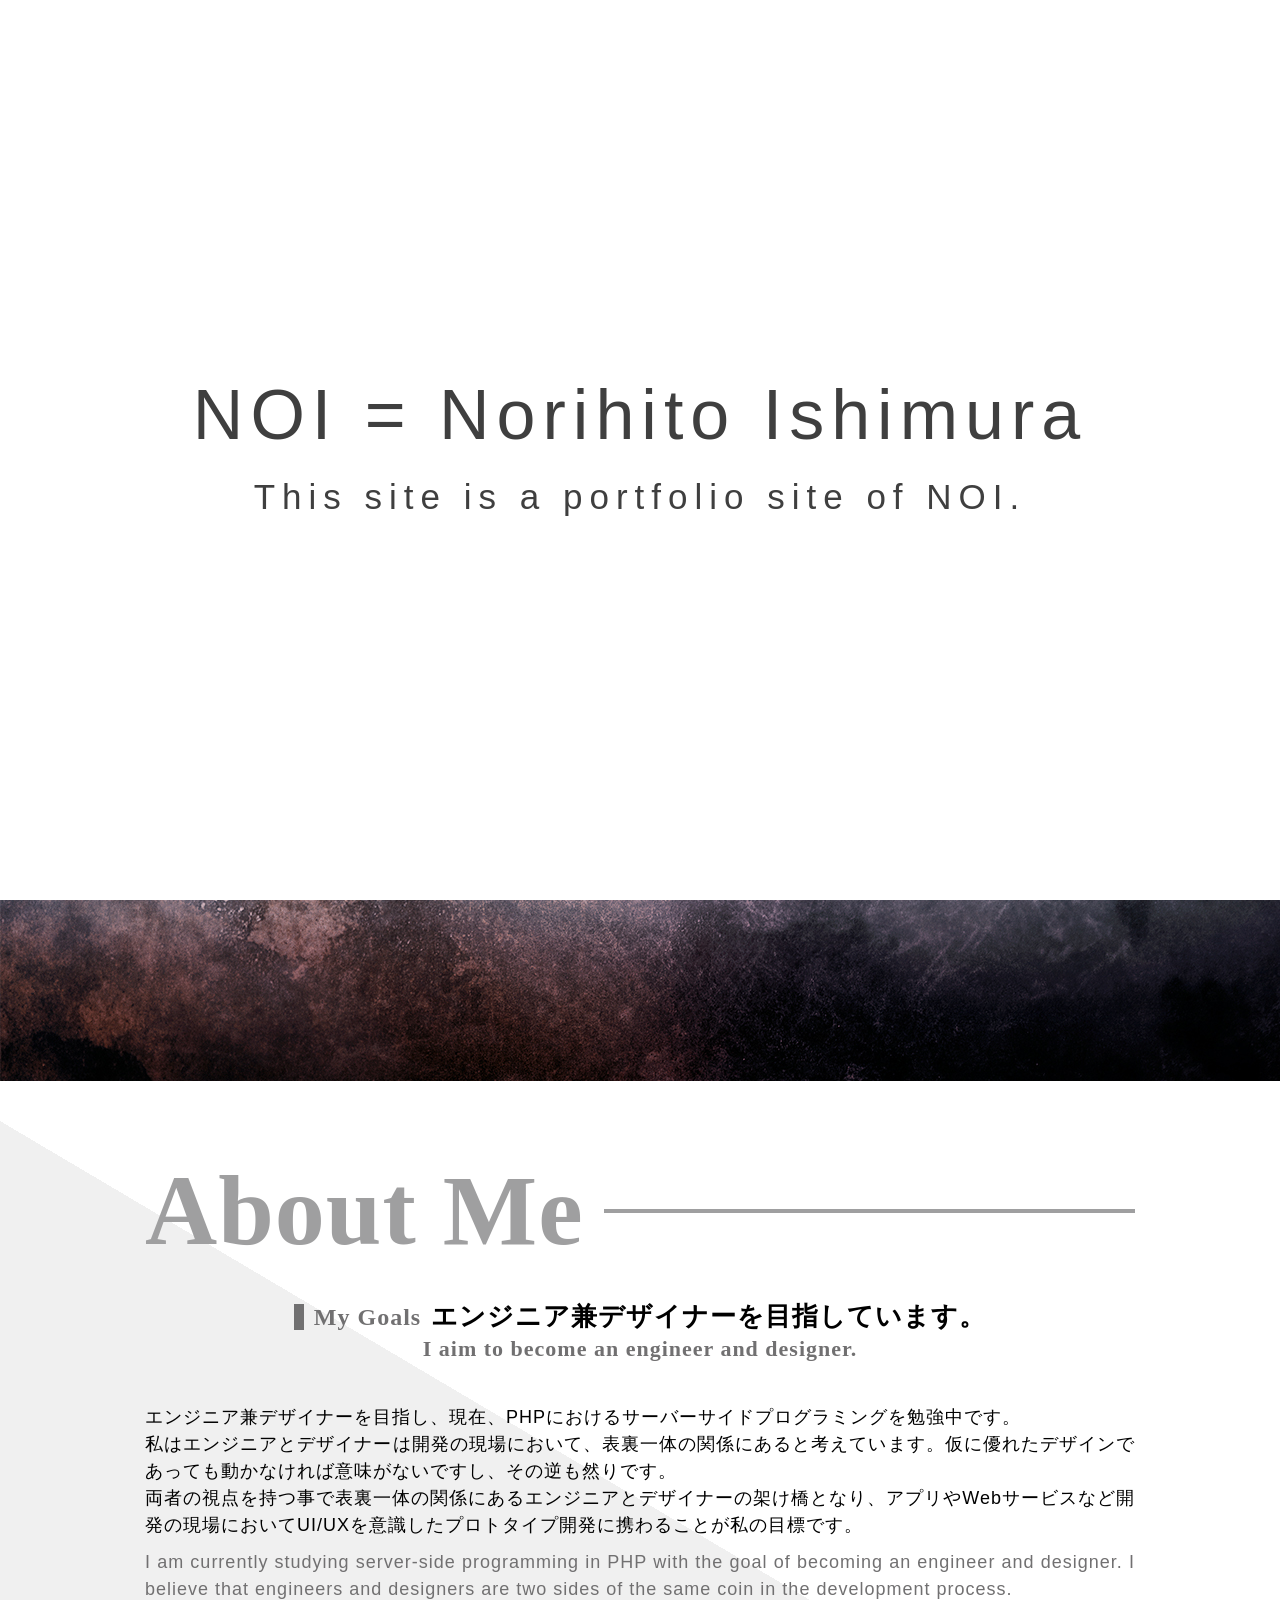
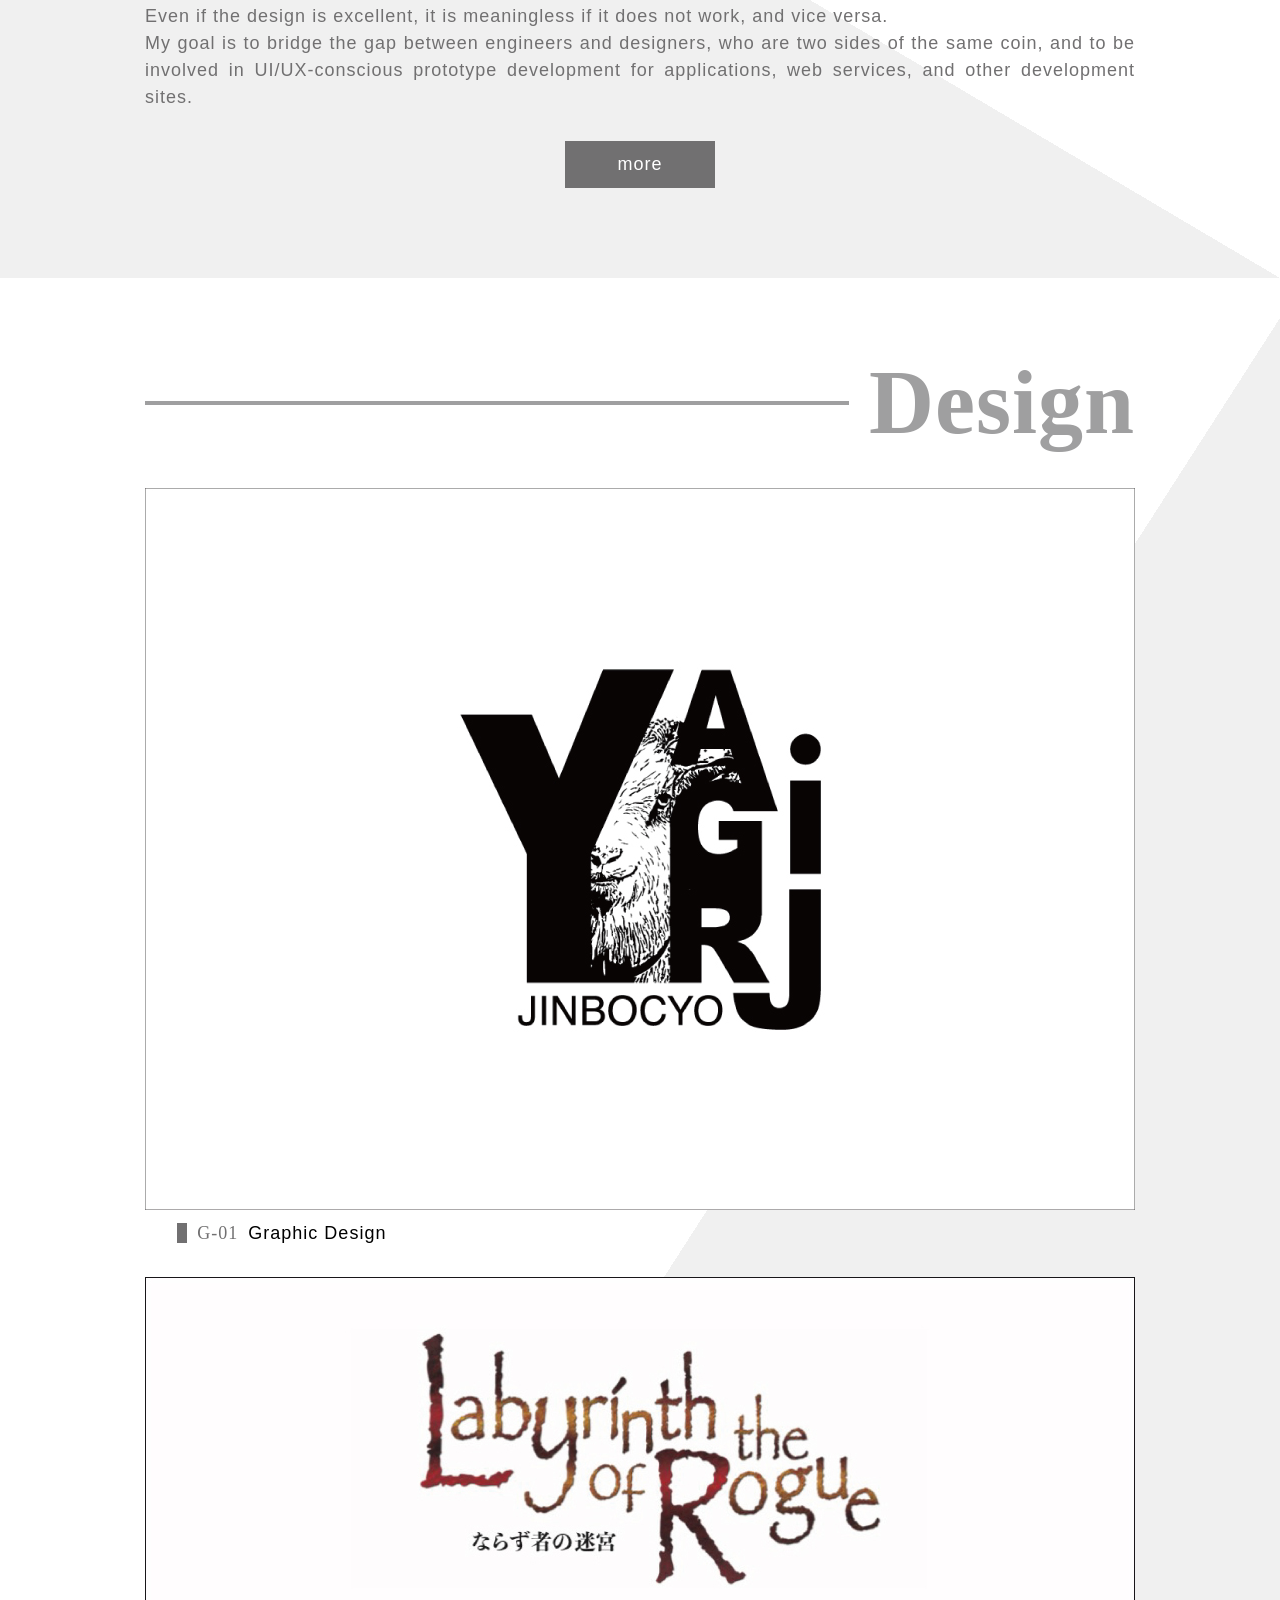
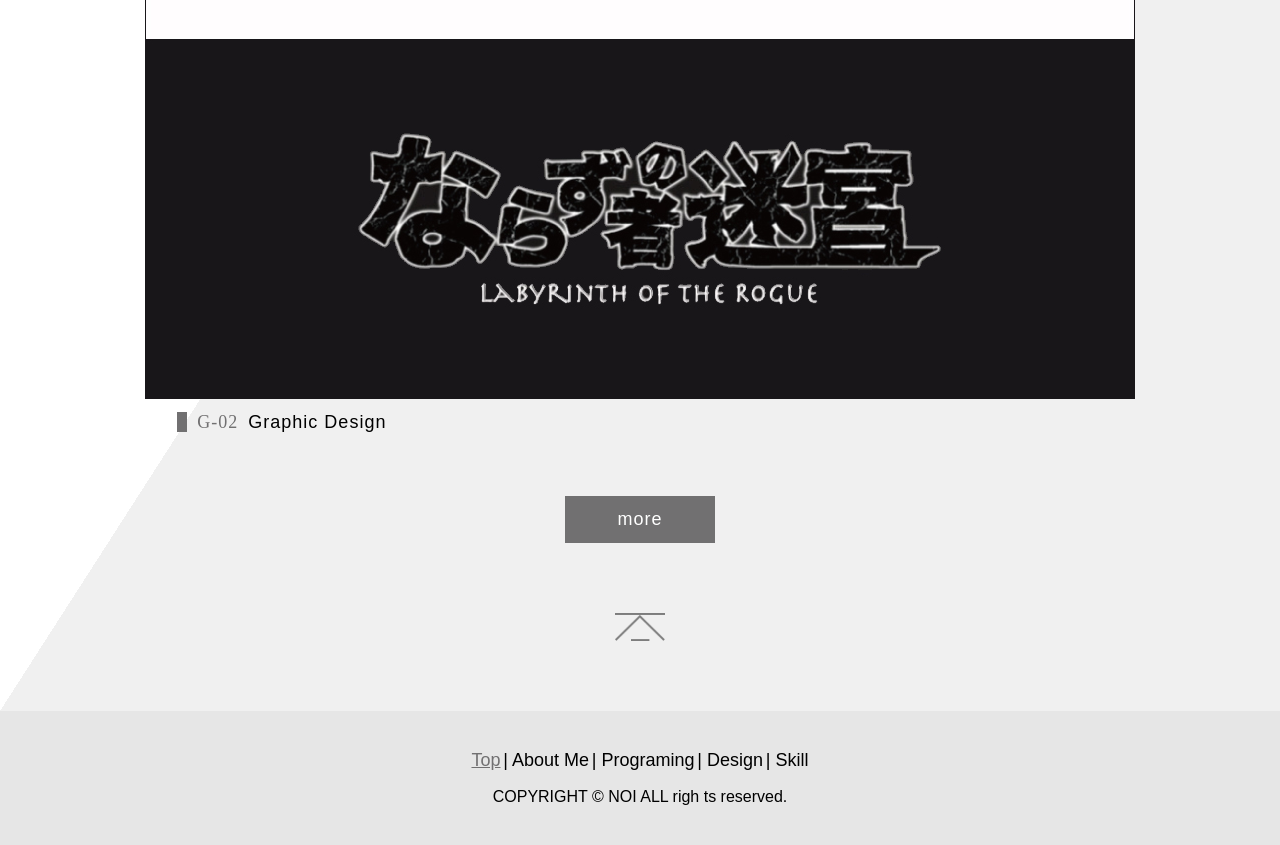
<file: noi_portfolio/index.html>
<!doctype html>
<html lang="ja" dir="ltr">
<head>
  <meta charset="utf-8">
  <meta name="viewport" content="width=device-width">
  <meta name="format-detection" content="telephon=no">
  <meta name="description" content="NOI Norihito Ishimuraのポートフォリオです。">
  <meta name="keywords" content="ポートフォリオ ">
  <title>NOI Norihito Ishimura</title>
  <link rel="icon" href="favicon.ico">
  <link href="css/riset.css" rel="stylesheet" type="text/css">
  <link href="css/common.css" rel="stylesheet" type="text/css">
  <link href="css/top.css" rel="stylesheet" type="text/css">
  <script src="js/jquery-3.5.1.min.js"></script>
  <script src="js/opening.js"></script>
</head>
<body id="top">
  <div id="wrapper">
    <header>
      <h1><a href="index.html"><img src="images/logo.svg" alt="NOI Norihito Ishimura"></a></h1>
      <nav>
        <ul>
          <li><a href="about/index.html">About Me</a></li>
          <li><a href="programing/index.html">Programing</a></li>
          <li><a href="design/index.html">Design</a></li>
          <li><a href="skill/index.html">Skill</a></li>
        </ul>
      </nav>
      <div class="sub_nav">
        <ul>
          <li><a href=""><img src="images/fb.jpg" alt="facebook"></a></li>
          <li><a href=""><img src="images/twitter.jpg" alt="twitter"></a></li>
          <li><a href=""><img src="images/insta.jpg" alt="instagram"></a></li>
        </ul>
      </div>
    </header>
    <main>
      <div class="mainVisual">
        <p class="pc"><img src="images/main.jpg" width="1280" alt="NOI Norihito Ishimuraのポートフォリオです。"></p>
        <p class="main_txt">NOI = Norihito Ishimura<br/><span class="main_subtxt">This site is a portfolio site of NOI.</span></p>
        <p class="sp"><img src="images/main_sp.jpg" width="1280" alt="NOI Norihito Ishimuraのポートフォリオです。"></p>
      </div>
      <section class="section_concept">
        <h2 class="h2_1">About Me</h2>
        <h3><span class="line">My Goals</span>エンジニア兼デザイナーを目指しています。<br/><span class="h3_eng">I aim to become an engineer and designer.</span></h3>
        <p>
          エンジニア兼デザイナーを目指し、現在、PHPにおけるサーバーサイドプログラミングを勉強中です。</br>
          私はエンジニアとデザイナーは開発の現場において、表裏一体の関係にあると考えています。仮に優れたデザインであっても動かなければ意味がないですし、その逆も然りです。</br>
          両者の視点を持つ事で表裏一体の関係にあるエンジニアとデザイナーの架け橋となり、アプリやWebサービスなど開発の現場においてUI/UXを意識したプロトタイプ開発に携わることが私の目標です。
        </p>
        <p class="p_eng">
          I am currently studying server-side programming in PHP with the goal of becoming an engineer and designer. I believe that engineers and designers are two sides of the same coin in the development process.</br>Even if the design is excellent, it is meaningless if it does not work, and vice versa.</br>My goal is to bridge the gap between engineers and designers, who are two sides of the same coin, and to be involved in UI/UX-conscious prototype development for applications, web services, and other development sites.
        </p>
        <div class="p_more"><p><a href="about/index.html">more</a></p></div></section>
        <section class="section_work">
          <h2 class="h2_2">Design</h2>
          <p><img src="images/works3.jpg" width="990" alt="神保町 山羊ロックJAPAN ロゴデザイン"></p>
          <p class="p_padding"><span class="p_line">G-01</span>Graphic Design
          </p>
          <p><img src="images/works4.jpg" width="990" alt="ならず者の迷宮 ロゴデザイン"></p>
          <p class="p_padding"><span class="p_line">G-02</span>Graphic Design
          </p>
          <div class="p_more2"><p><a href="design/index.html">more</a></p></div>
          <div class="botton">
            <p><a href="#wrapper"><img src="images/botton.png" width="51" alt="上に戻る"></a></p>
          </div>
        </section>
      </div>
      <footer>
        <ul>
          <li class="nav1"><a href="index.html">Top</a></li>
          <li class="nav2"><a href="about/index.html">About Me</a></li>
          <li class="nav3"><a href="programing/index.html">Programing</a></li>
          <li class="nav4"><a href="design/index.html">Design</a></li>
          <li class="nav5"><a href="skill/index.html">Skill</a></li>
        </ul>
        <p><small>COPYRIGHT &copy; NOI ALL righ ts reserved.</small></p>
      </footer>

      <div class="start">
        <p class="1">NOI = Norihito Ishimura<br/><span class="main_subtxt2">This site is a portfolio site of NOI.</span></p>
        <p class="2"><img src="images/logo.svg" alt="NOI Norihito Ishimura"></p>
      </div>
    </main>
  </body>
  </html>
</file>
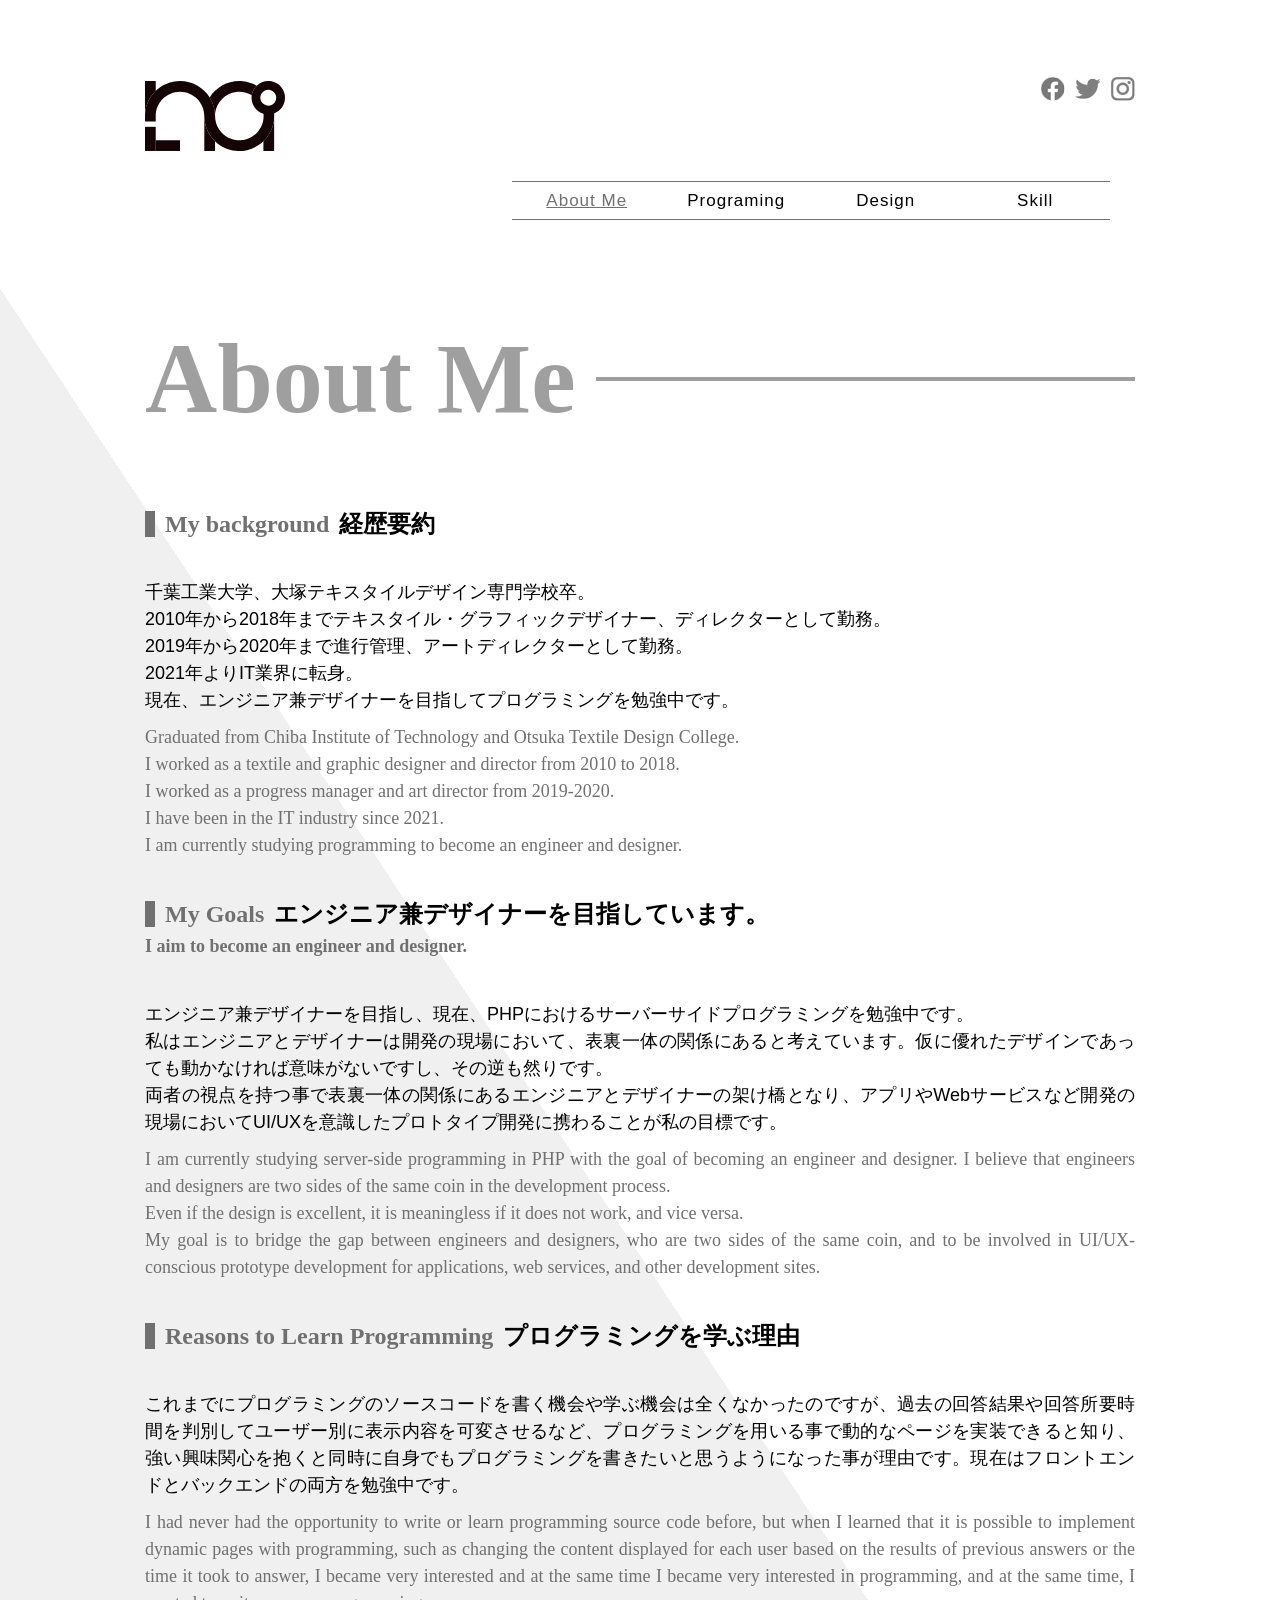
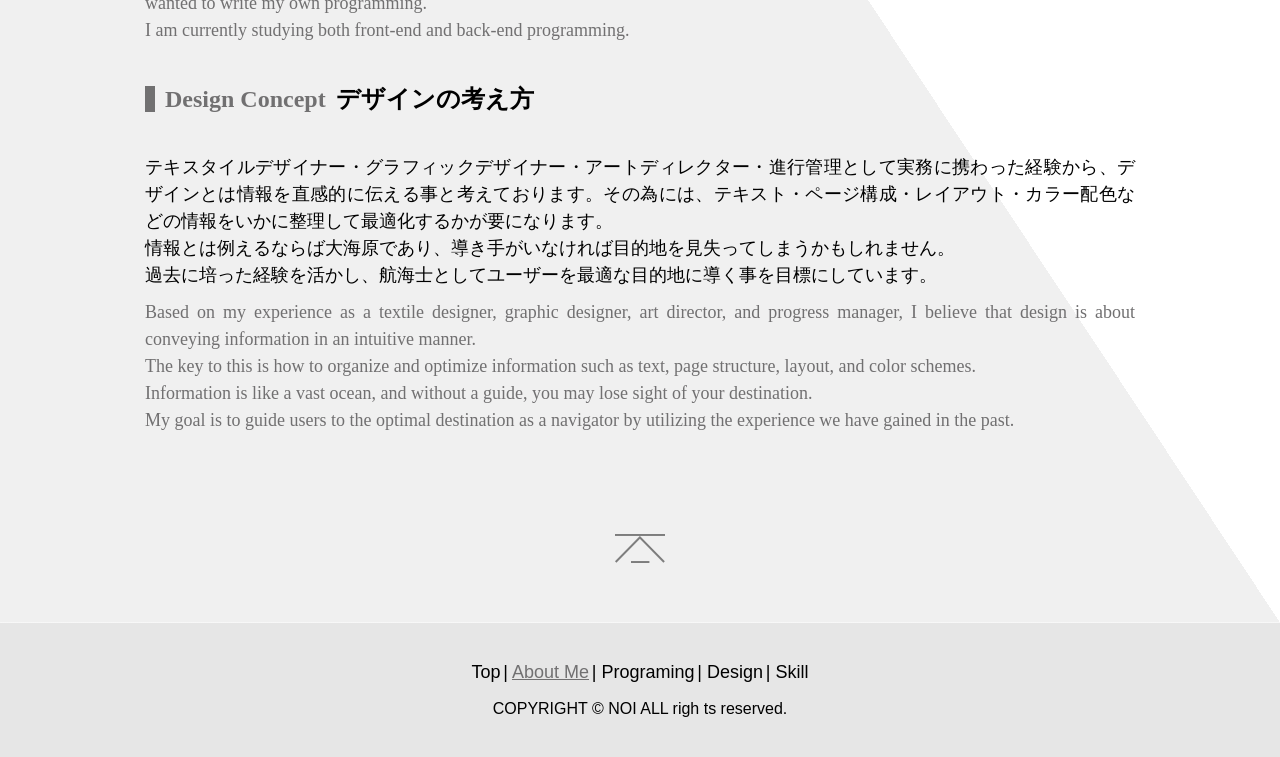
<file: noi_portfolio/about/index.html>
<!doctype html>
<html lang="ja" dir="ltr">
<head>
  <meta charset="utf-8">
  <meta name="viewport" content="width=device-width">
  <meta name="format-detection" content="telephon=no">
  <meta name="description" content="NOI Norihito Ishimuraのポートフォリオです。">
  <meta name="keywords" content="ポートフォリオ ">
  <title>About Me | NOI Norihito Ishimura</title>
  <link rel="icon" href="../favicon.ico">
  <link href="../css/riset.css" rel="stylesheet" type="text/css">
  <link href="../css/common.css" rel="stylesheet" type="text/css">
  <link href="../css/about.css" rel="stylesheet" type="text/css">
</head>
<body id="about">
  <div id="wrapper">
    <header>
      <h1><a href="../index.html"><img src="../images/logo.svg" alt="NOI Norihito Ishimura"></a></h1>
      <nav>
        <ul>
          <li class="nav2"><a href="../about/index.html">About Me</a></li>
          <li class="nav3"><a href="../programing/index.html">Programing</a></li>
          <li class="nav4"><a href="../design/index.html">Design</a></li>
          <li class="nav5"><a href="../skill/index.html">Skill</a></li>
        </ul>
      </nav>
      <div class="sub_nav">
        <ul>
          <li><a href=""><img src="../images/fb.jpg" alt="facebook"></a></li>
          <li><a href=""><img src="../images/twitter.jpg" alt="twitter"></a></li>
          <li><a href=""><img src="../images/insta.jpg" alt="instagram"></a></li>
        </ul>
      </div>
    </header>
    <main>
      <section class="section_concept">
        <h2 class="h2_1">About Me</h2>
        <h3><span class="line">My background</span>経歴要約</h3>
        <p>
          千葉工業大学、大塚テキスタイルデザイン専門学校卒。<br/>
          2010年から2018年までテキスタイル・グラフィックデザイナー、ディレクターとして勤務。<br/>
          2019年から2020年まで進行管理、アートディレクターとして勤務。<br/>
          2021年よりIT業界に転身。<br/>
          現在、エンジニア兼デザイナーを目指してプログラミングを勉強中です。</br>
        </p>
        <p class="p_eng">
          Graduated from Chiba Institute of Technology and Otsuka Textile Design College.<br/>
          I worked as a textile and graphic designer and director from 2010 to 2018.<br/>
          I worked as a progress manager and art director from 2019-2020.<br/>
          I have been in the IT industry since 2021.<br/>
          I am currently studying programming to become an engineer and designer.<br/>
        </p>
        <h3><span class="line">My Goals</span>エンジニア兼デザイナーを目指しています。<br/><span class="h3_eng">I aim to become an engineer and designer.</span></h3>
        <p>
          エンジニア兼デザイナーを目指し、現在、PHPにおけるサーバーサイドプログラミングを勉強中です。</br>
          私はエンジニアとデザイナーは開発の現場において、表裏一体の関係にあると考えています。仮に優れたデザインであっても動かなければ意味がないですし、その逆も然りです。</br>
          両者の視点を持つ事で表裏一体の関係にあるエンジニアとデザイナーの架け橋となり、アプリやWebサービスなど開発の現場においてUI/UXを意識したプロトタイプ開発に携わることが私の目標です。
        </p>
        <p class="p_eng">
          I am currently studying server-side programming in PHP with the goal of becoming an engineer and designer. I believe that engineers and designers are two sides of the same coin in the development process.</br>Even if the design is excellent, it is meaningless if it does not work, and vice versa.</br>My goal is to bridge the gap between engineers and designers, who are two sides of the same coin, and to be involved in UI/UX-conscious prototype development for applications, web services, and other development sites.
        </p>
        <h3><span class="line">Reasons to Learn Programming</span>プログラミングを学ぶ理由<br/></h3>
        <p>
          これまでにプログラミングのソースコードを書く機会や学ぶ機会は全くなかったのですが、過去の回答結果や回答所要時間を判別してユーザー別に表示内容を可変させるなど、プログラミングを用いる事で動的なページを実装できると知り、強い興味関心を抱くと同時に自身でもプログラミングを書きたいと思うようになった事が理由です。現在はフロントエンドとバックエンドの両方を勉強中です。
        </p>
        <p class="p_eng">
          I had never had the opportunity to write or learn programming source code before, but when I learned that it is possible to implement dynamic pages with programming, such as changing the content displayed for each user based on the results of previous answers or the time it took to answer, I became very interested and at the same time I became very interested in programming, and at the same time, I wanted to write my own programming.<br/>I am currently studying both front-end and back-end programming.
        </p>
        <h3><span class="line">Design Concept</span>デザインの考え方<br/></h3>
        <p>
          テキスタイルデザイナー・グラフィックデザイナー・アートディレクター・進行管理として実務に携わった経験から、デザインとは情報を直感的に伝える事と考えております。その為には、テキスト・ページ構成・レイアウト・カラー配色などの情報をいかに整理して最適化するかが要になります。<br/>
          情報とは例えるならば大海原であり、導き手がいなければ目的地を見失ってしまうかもしれません。<br/>
          過去に培った経験を活かし、航海士としてユーザーを最適な目的地に導く事を目標にしています。
        </p>
        <p class="p_eng">
          Based on my experience as a textile designer, graphic designer, art director, and progress manager, I believe that design is about conveying information in an intuitive manner.</br>The key to this is how to organize and optimize information such as text, page structure, layout, and color schemes.</br>Information is like a vast ocean, and without a guide, you may lose sight of your destination.</br>My goal is to guide users to the optimal destination as a navigator by utilizing the experience we have gained in the past.
        </p>
        <div class="botton">
          <p><a href="#wrapper"><img src="../images/botton.png" width="50" alt="上に戻る"></a></p>
        </div>
      </section>
    </div>
    <footer>
      <ul>
        <li class="nav1"><a href="../index.html">Top</a></li>
        <li class="nav2"><a href="../about/index.html">About Me</a></li>
        <li class="nav3"><a href="../programing/index.html">Programing</a></li>
        <li class="nav4"><a href="../design/index.html">Design</a></li>
        <li class="nav5"><a href="../skill/index.html">Skill</a></li>
      </ul>
      <p><small>COPYRIGHT &copy; NOI ALL righ ts reserved.</small></p>
    </footer>
  </main>
</body>
</html>
</file>
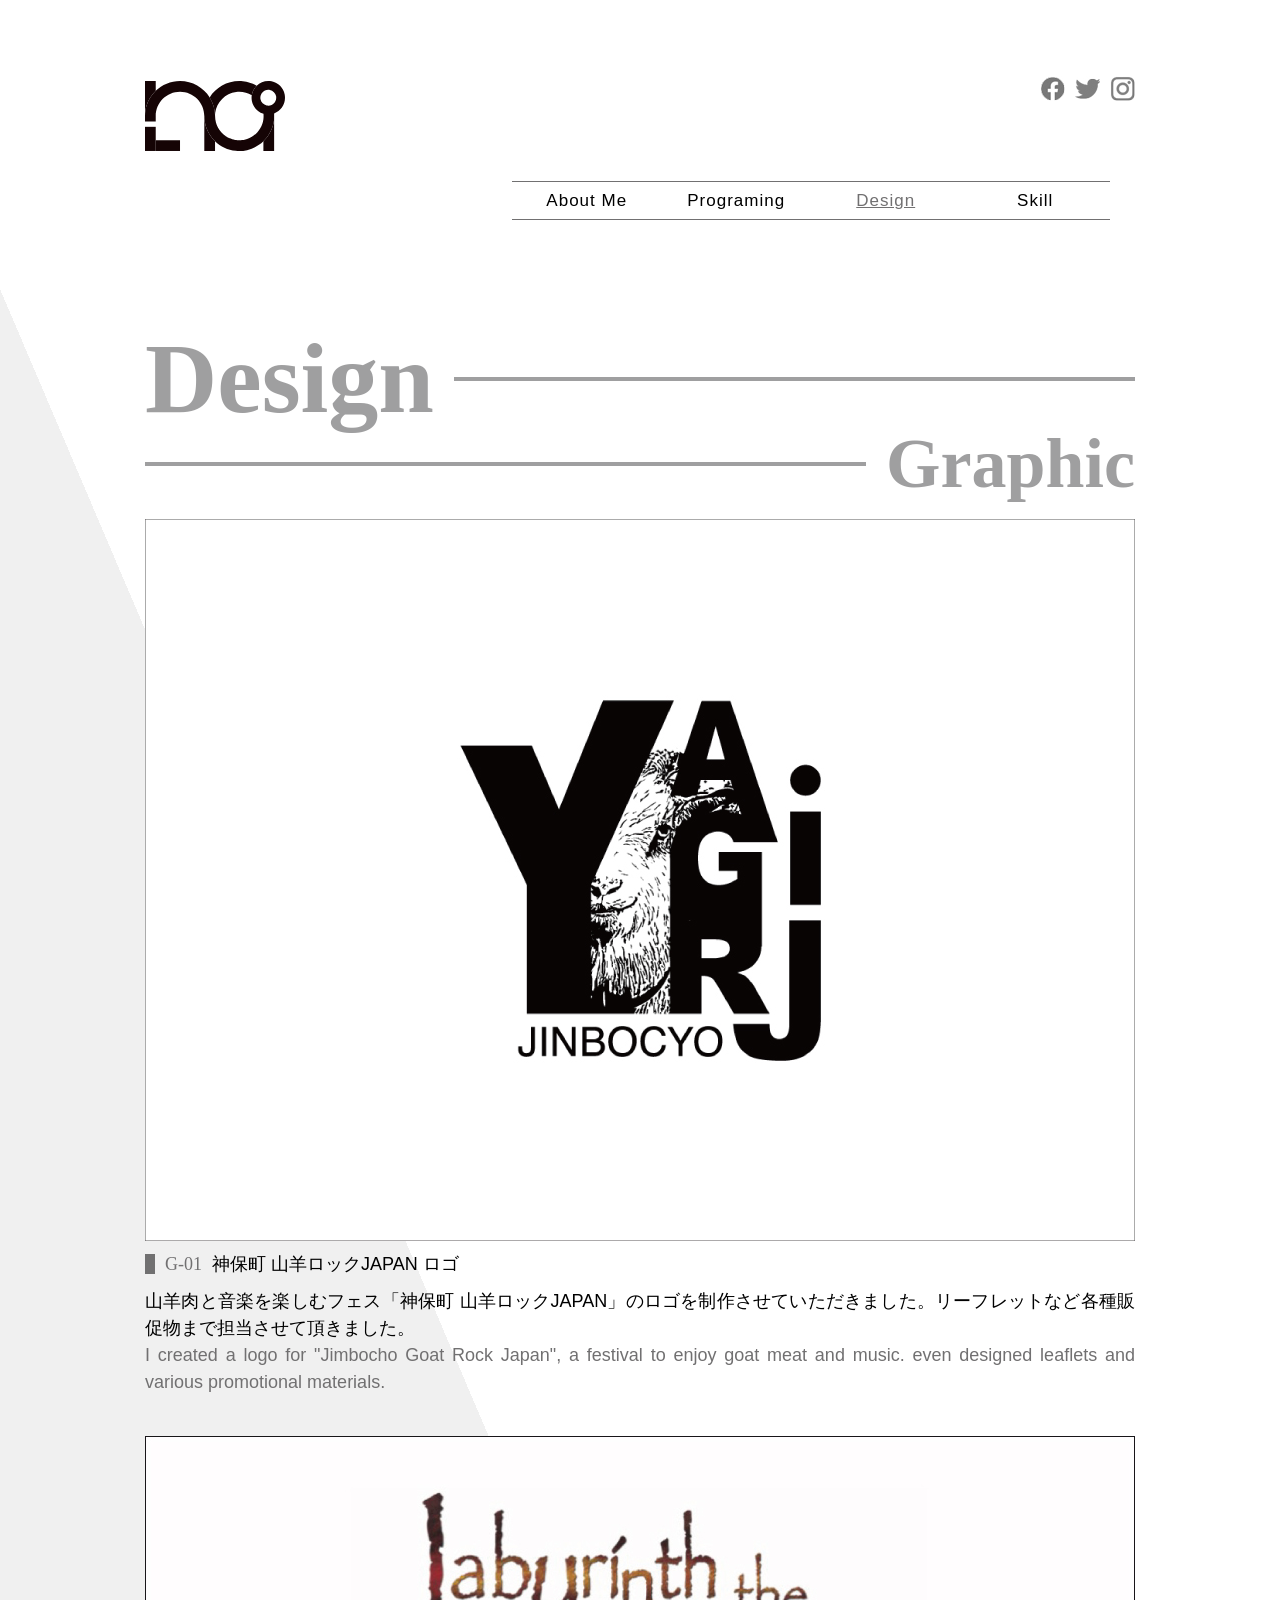
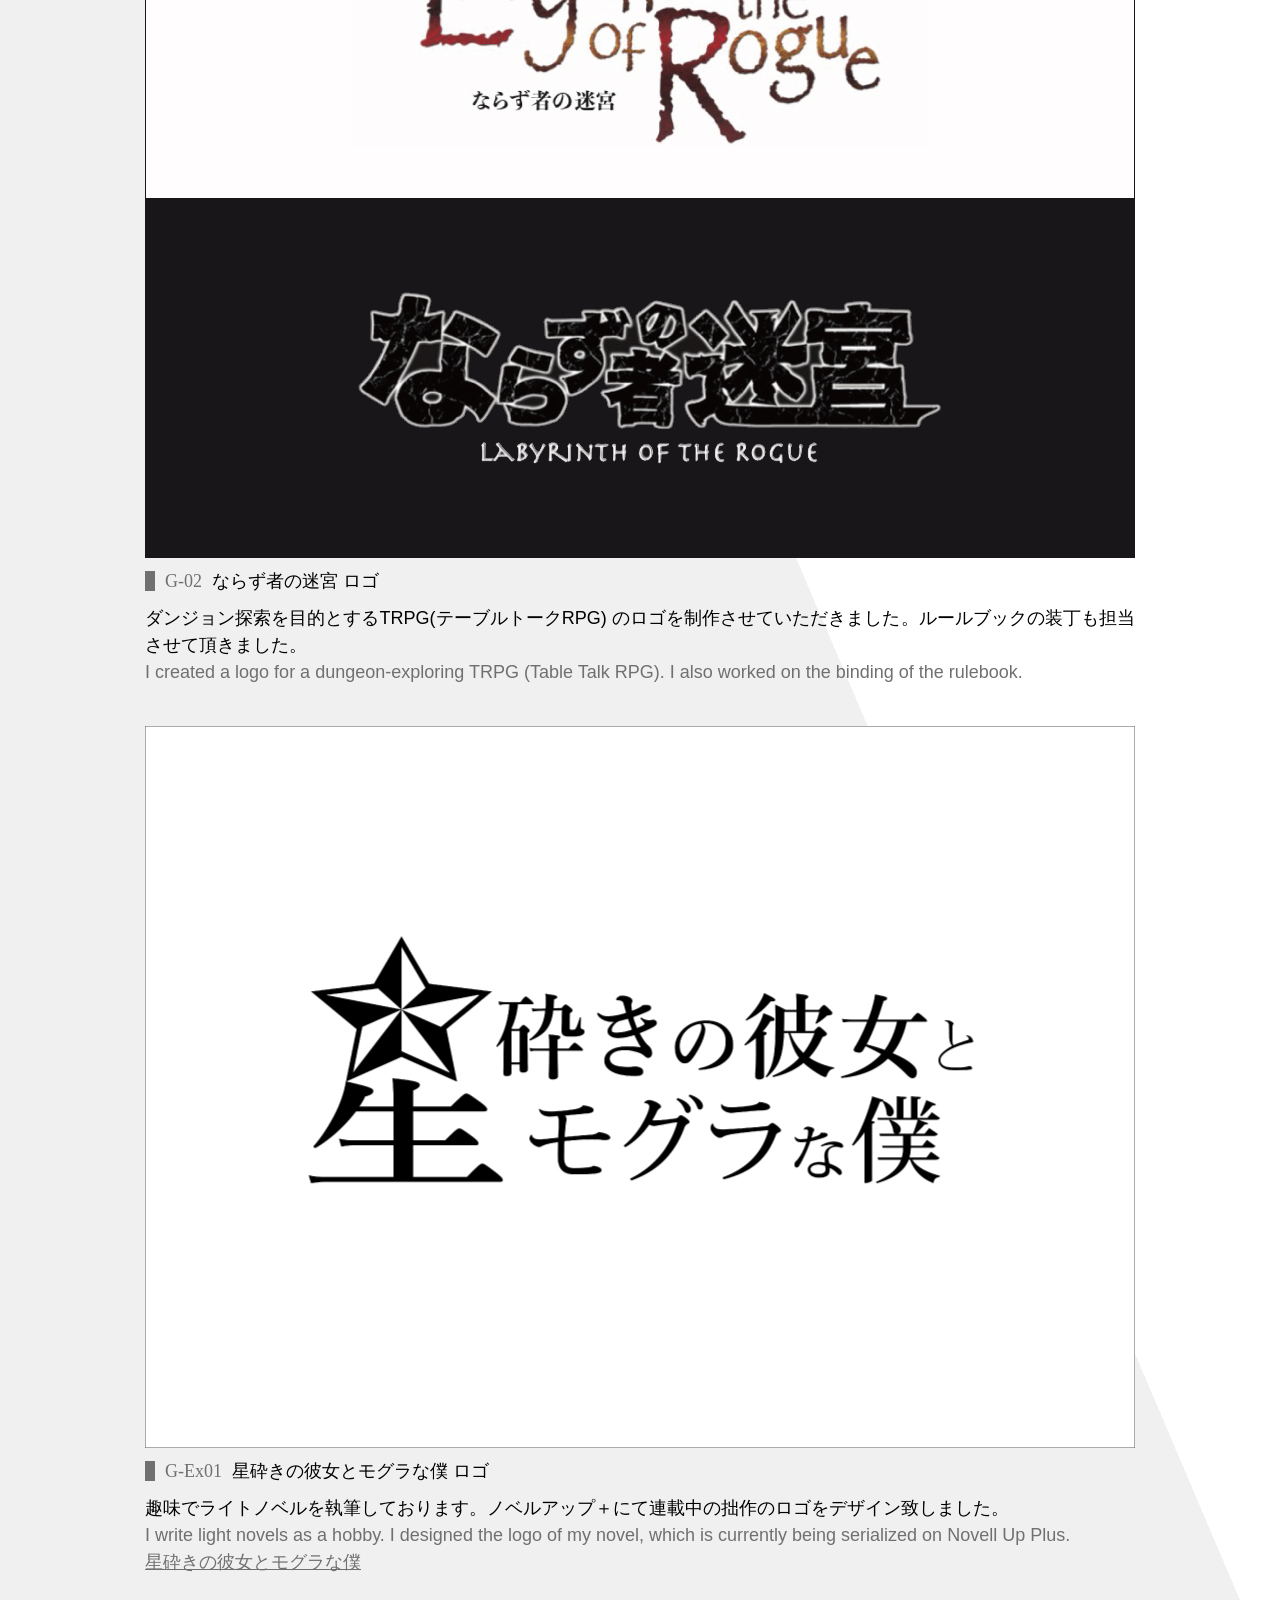
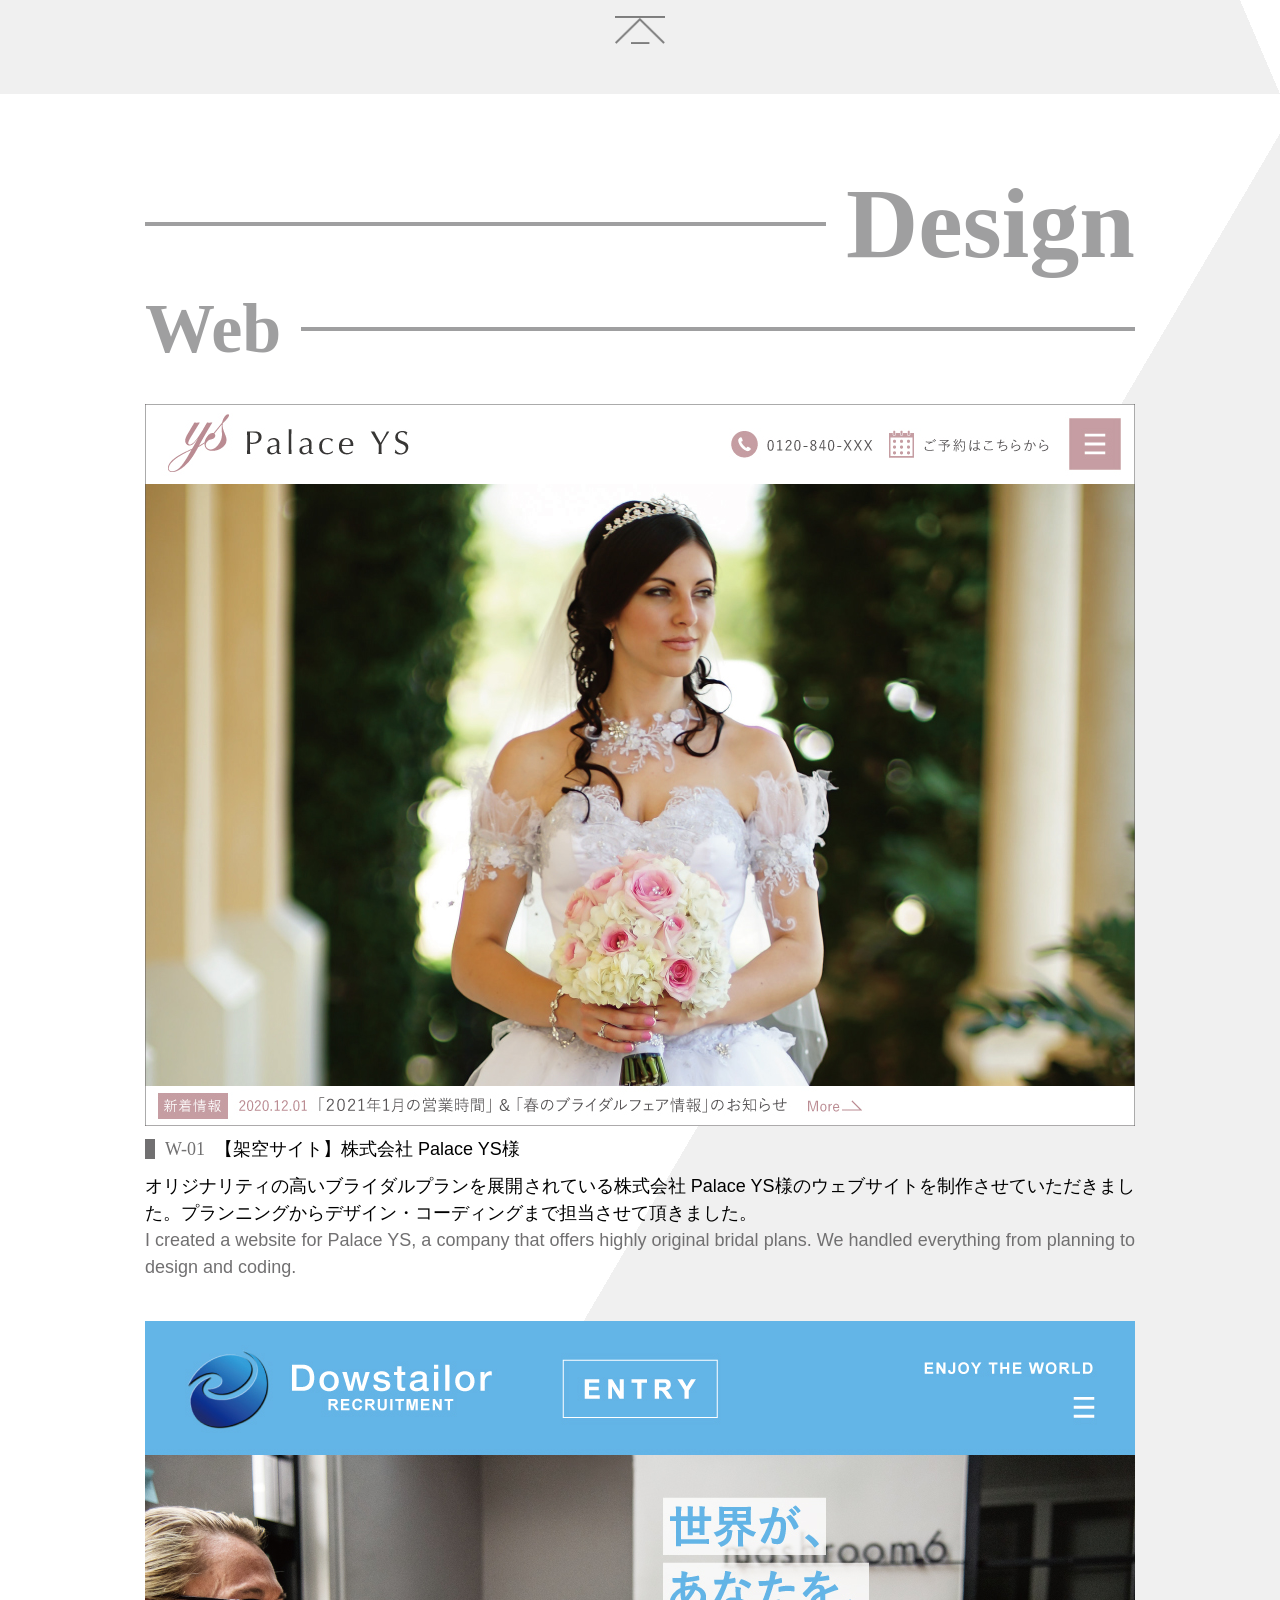
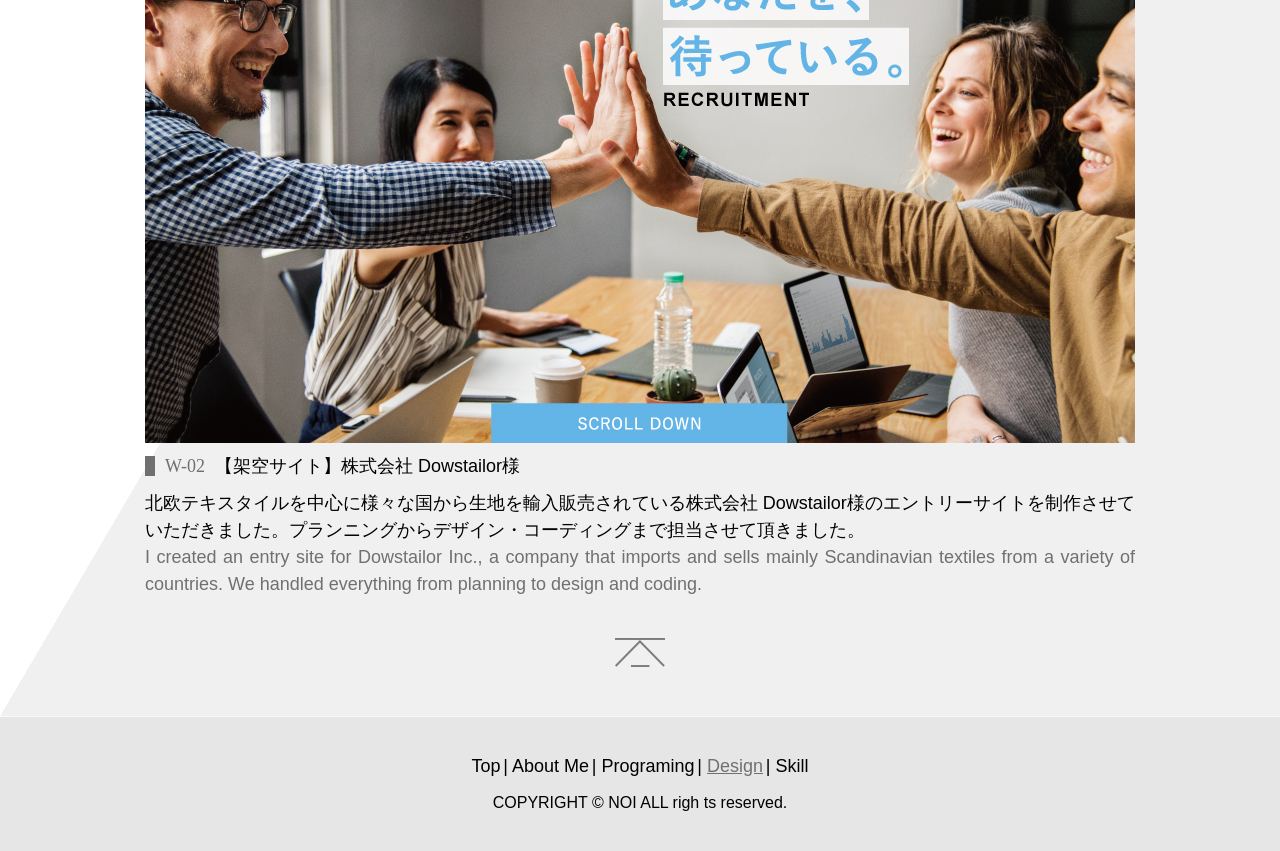
<file: noi_portfolio/design/index.html>
<!doctype html>
<html lang="ja" dir="ltr">
<head>
  <meta charset="utf-8">
  <meta name="viewport" content="width=device-width">
  <meta name="format-detection" content="telephon=no">
  <meta name="description" content="NOI Norihito Ishimuraのポートフォリオです。">
  <meta name="keywords" content="ポートフォリオ ">
  <title>Design | NOI Norihito Ishimura</title>
  <link rel="icon" href="../favicon.ico">
  <link href="../css/riset.css" rel="stylesheet" type="text/css">
  <link href="../css/common.css" rel="stylesheet" type="text/css">
  <link href="../css/design.css" rel="stylesheet" type="text/css">
</head>
<body id="design">
  <div id="wrapper">
    <header>
      <h1 class="wrapper2"><a href="../index.html"><img src="../images/logo.svg" alt="NOI Norihito Ishimura"></a></h1>
      <nav>
        <ul>
          <li class="nav2"><a href="../about/index.html">About Me</a></li>
          <li class="nav3"><a href="../programing/index.html">Programing</a></li>
          <li class="nav4"><a href="../design/index.html">Design</a></li>
          <li class="nav5"><a href="../skill/index.html">Skill</a></li>
        </ul>
      </nav>
      <div class="sub_nav">
        <ul>
          <li><a href=""><img src="../images/fb.jpg" alt="facebook"></a></li>
          <li><a href=""><img src="../images/twitter.jpg" alt="twitter"></a></li>
          <li><a href=""><img src="../images/insta.jpg" alt="instagram"></a></li>
        </ul>
      </div>
    </header>
    <main>
      <section class="section_design1">
        <h2 class="h2_1">Design</h2>
        <h3 class="h2_2">Graphic</h3>
        <p><img src="../images/works3.jpg" width="990" alt="神保町 山羊ロックJAPAN ロゴデザイン"></p>
        <p class="p_padding"><span class="p_line">G-01</span>神保町 山羊ロックJAPAN ロゴ
        </p>
        <p class="explanation">山羊肉と音楽を楽しむフェス「神保町 山羊ロックJAPAN」のロゴを制作させていただきました。リーフレットなど各種販促物まで担当させて頂きました。<br>
          <span>I created a logo for "Jimbocho Goat Rock Japan", a festival to enjoy goat meat and music.  even designed leaflets and various promotional materials.</span></p>
          <p><img src="../images/works4.jpg" width="990" alt="ならず者の迷宮　ロゴデザイン"></p>
          <p class="p_padding"><span class="p_line">G-02</span>ならず者の迷宮 ロゴ
          </p>
          <p class="explanation">ダンジョン探索を目的とするTRPG(テーブルトークRPG) のロゴを制作させていただきました。ルールブックの装丁も担当させて頂きました。<br>
            <span>I created a logo for a dungeon-exploring TRPG (Table Talk RPG). I also worked on the binding of the rulebook.</span></p>
            <p><a href="https://novelup.plus/story/452136628" target="_blank"><img src="../images/works_ex1.jpg" width="990" alt="星砕きの彼女とモグラな僕　ロゴデザイン"></a></p>
            <p class="p_padding"><span class="p_line">G-Ex01</span>星砕きの彼女とモグラな僕 ロゴ
            </p>
            <p class="explanation">趣味でライトノベルを執筆しております。ノベルアップ＋にて連載中の拙作のロゴをデザイン致しました。<br>
              <span>I write light novels as a hobby. I designed the logo of my novel, which is currently being serialized on Novell Up Plus.<br/>
                <a href="https://novelup.plus/story/452136628" target="_blank" class="link">星砕きの彼女とモグラな僕</a></span>
              </p>
              <div class="botton">
                <p><a href="#wrapper"><img src="../images/botton.png" width="51" alt="上に戻る"></a></p>
              </div>
            </section>
            <section class="section_design2">
              <h2 class="h2_3">Design</h2>
              <h2 class="h2_4">Web</h2>
              <p><img src="../images/works1.jpg" width="990" alt="【架空サイト】株式会社 Palace YS様 ウェブサイト"></p>
              <p class="p_padding"><span class="p_line">W-01</span>【架空サイト】株式会社 Palace YS様
              </p>
              <p class="explanation">オリジナリティの高いブライダルプランを展開されている株式会社 Palace YS様のウェブサイトを制作させていただきました。プランニングからデザイン・コーディングまで担当させて頂きました。<br>
                <span>I created a website for Palace YS, a company that offers highly original bridal plans. We handled everything from planning to design and coding.</span></p>
                <p><img src="../images/works2.jpg" width="990" alt="【架空サイト】株式会社 Dowstailor様 ウェブサイト"></p>
                <p class="p_padding"><span class="p_line">W-02</span>【架空サイト】株式会社 Dowstailor様
                </p>               <p class="explanation">北欧テキスタイルを中心に様々な国から生地を輸入販売されている株式会社 Dowstailor様のエントリーサイトを制作させていただきました。プランニングからデザイン・コーディングまで担当させて頂きました。<br>
                  <span>I created an entry site for Dowstailor Inc., a company that imports and sells mainly Scandinavian textiles from a variety of countries. We handled everything from planning to design and coding.</span></p>
                  <div class="botton">
                    <p><a href="#wrapper"><img src="../images/botton.png" width="51" alt="上に戻る"></a></p>
                  </div>
                </section>
              </div>
              <footer>
                <ul>
                  <li class="nav1"><a href="../index.html">Top</a></li>
                  <li class="nav2"><a href="../about/index.html">About Me</a></li>
                  <li class="nav3"><a href="../programing/index.html">Programing</a></li>
                  <li class="nav4"><a href="../design/index.html">Design</a></li>
                  <li class="nav5"><a href="../skill/index.html">Skill</a></li>
                </ul>
                <p><small>COPYRIGHT &copy; NOI ALL righ ts reserved.</small></p>
              </footer>
            </main>
          </body>
          </html>
</file>
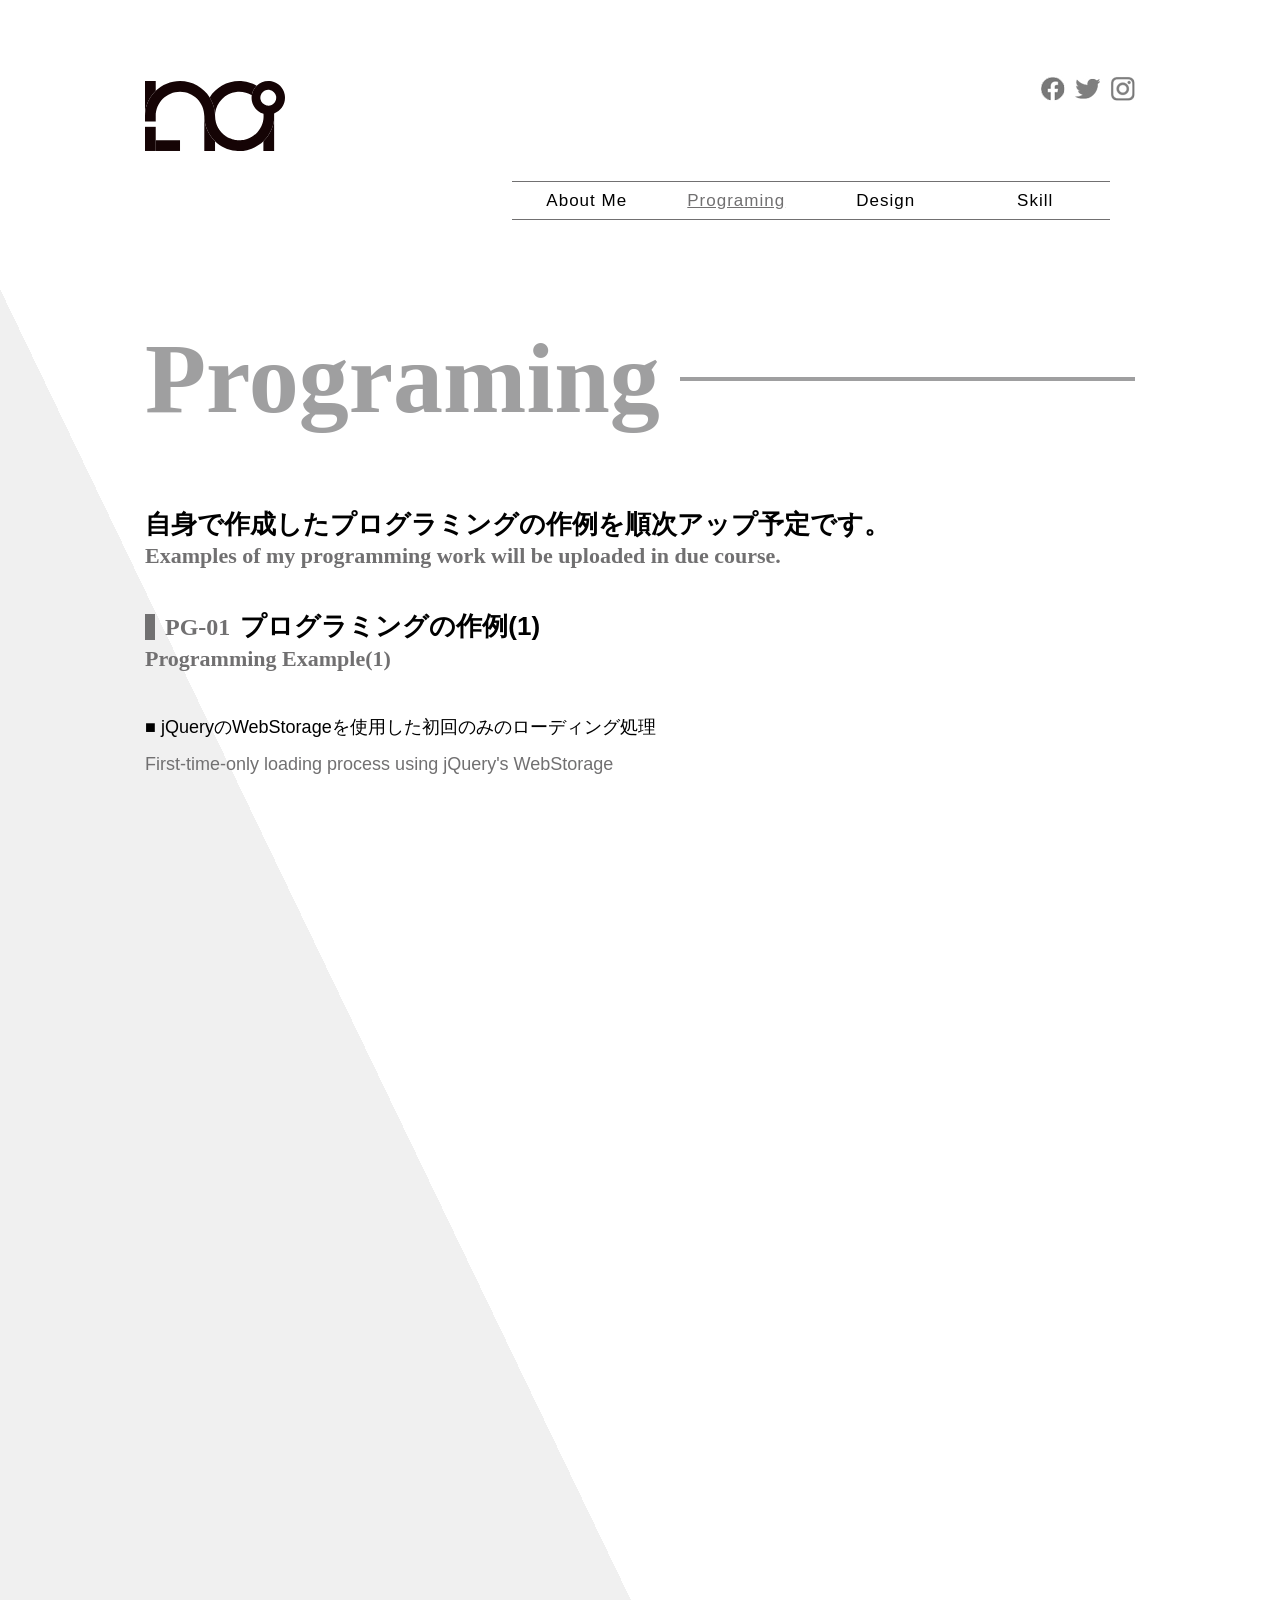
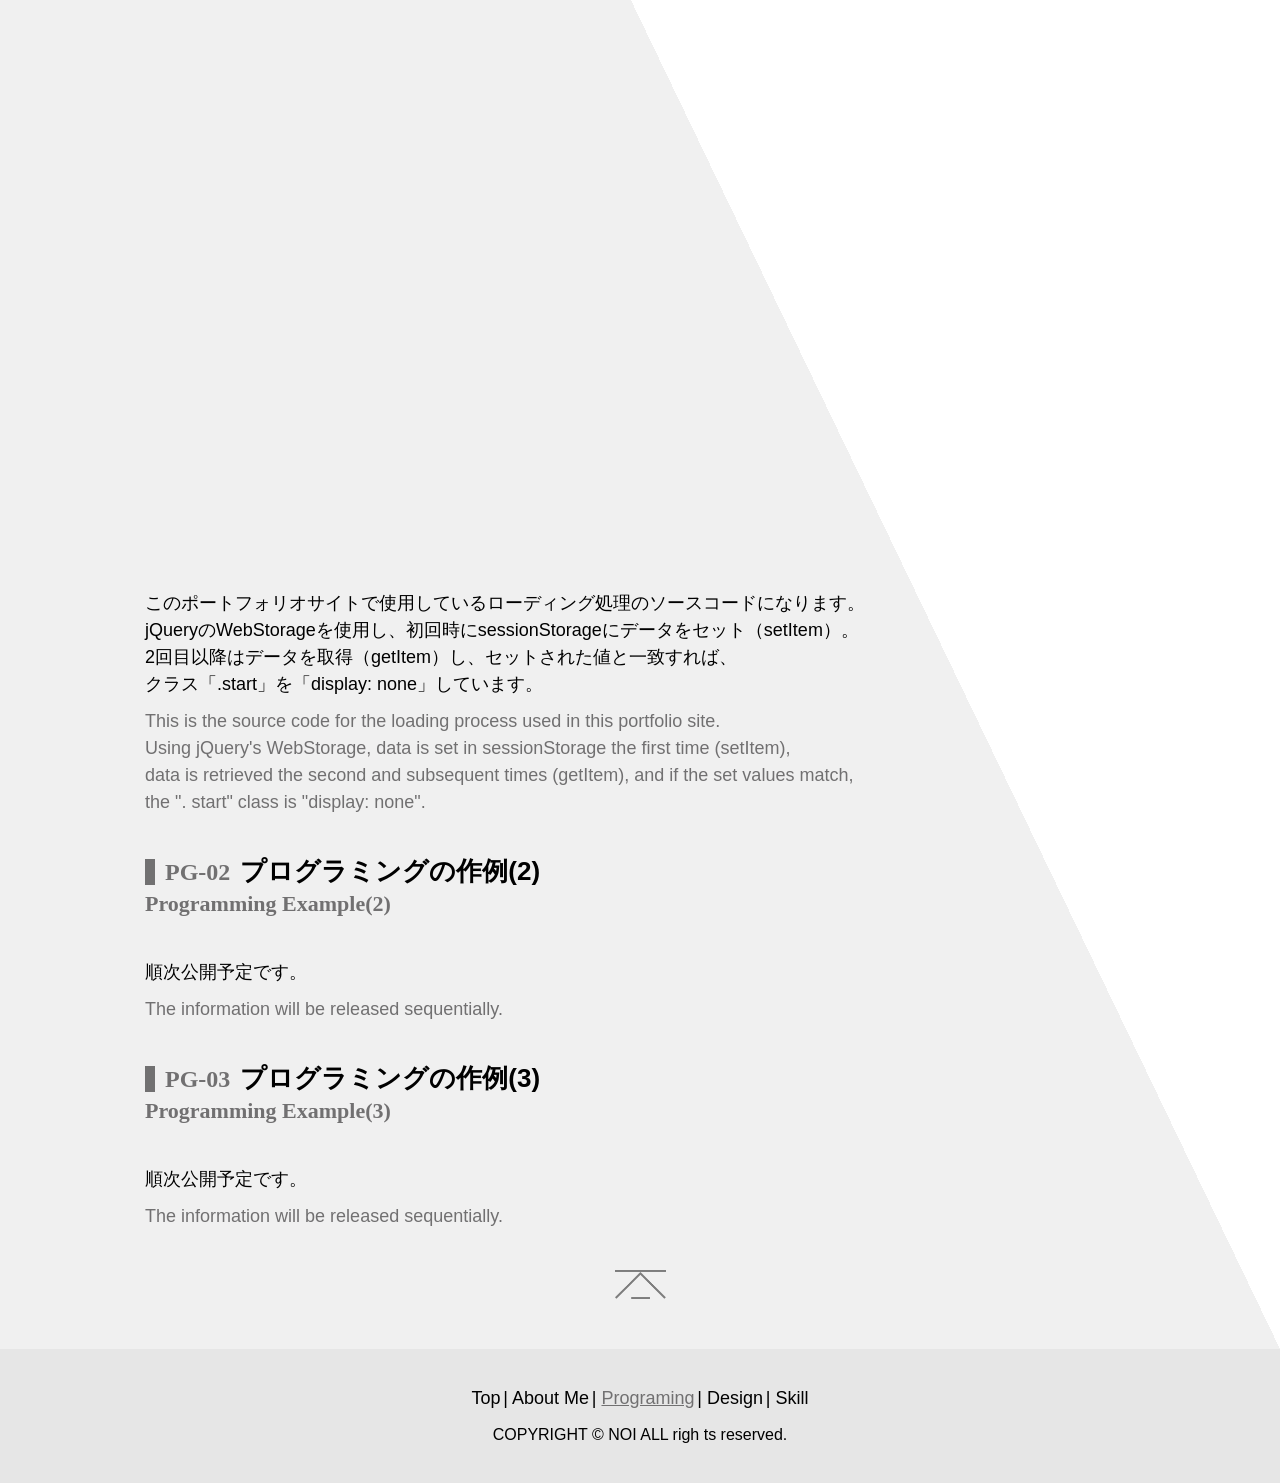
<file: noi_portfolio/programing/index.html>
<!doctype html>
<html lang="ja" dir="ltr">
<head>
  <meta charset="utf-8">
  <meta name="viewport" content="width=device-width">
  <meta name="format-detection" content="telephon=no">
  <meta name="description" content="NOI Norihito Ishimuraのポートフォリオです。">
  <meta name="keywords" content="ポートフォリオ ">
  <title>Programing | NOI Norihito Ishimura</title>
  <link rel="icon" href="../favicon.ico">
  <link href="../css/riset.css" rel="stylesheet" type="text/css">
  <link href="../css/common.css" rel="stylesheet" type="text/css">
  <link href="../css/programing.css" rel="stylesheet" type="text/css">
</head>
<body id="programing">
  <div id="wrapper">
    <header>
      <h1><a href="../index.html"><img src="../images/logo.svg" alt="NOI Norihito Ishimura"></a></h1>
      <nav>
        <ul>
          <li class="nav2"><a href="../about/index.html">About Me</a></li>
          <li class="nav3"><a href="../programing/index.html">Programing</a></li>
          <li class="nav4"><a href="../design/index.html">Design</a></li>
          <li class="nav5"><a href="../skill/index.html">Skill</a></li>
        </ul>
      </nav>
      <div class="sub_nav">
        <ul>
          <li><a href=""><img src="../images/fb.jpg" alt="facebook"></a></li>
          <li><a href=""><img src="../images/twitter.jpg" alt="twitter"></a></li>
          <li><a href=""><img src="../images/insta.jpg" alt="instagram"></a></li>
        </ul>
      </div>
    </header>
    <main>
      <section class="section_programing">
        <h2 class="h2_1">Programing</h2>
        <h3>自身で作成したプログラミングの作例を順次アップ予定です。<br/><span class="h3_eng">Examples of my programming work will be uploaded in due course.</span></h3>
        <h3><span class="line">PG-01</span>プログラミングの作例(1)<br/><span class="h3_eng">Programming Example(1)</span></h3>
        <p>
          ■ jQueryのWebStorageを使用した初回のみのローディング処理
        </p>
        <p class="p_eng">
        First-time-only loading process using jQuery's WebStorage
        </p>
        <iframe class="sc"
          src="https://carbon.now.sh/embed?bg=rgba%28171%2C+184%2C+195%2C+1%29&t=seti&wt=none&l=auto&width=680&ds=false&dsyoff=20px&dsblur=68px&wc=true&wa=true&pv=56px&ph=56px&ln=true&fl=1&fm=Hack&fs=14px&lh=133%25&si=false&es=2x&wm=true&code=%253C%21--%2520HTML%2520--%253E%250A%250A%253Cdiv%2520class%253D%2522start%2522%253E%250A%2520%2520%253Cp%2520class%253D%25221%2522%253ENOI%2520%253D%2520Norihito%2520Ishimura%253Cbr%252F%253E%250A%2520%2520%2520%2520%253Cspan%2520class%253D%2522main_subtxt2%2522%253E%250A%2520%2520%2520%2520%2520%2520This%2520site%2520is%2520a%2520portfolio%2520site%2520of%2520NOI.%250A%2520%2520%2520%2520%253C%252Fspan%253E%250A%2520%2520%253C%252Fp%253E%250A%2520%2520%253Cp%2520class%253D%25222%2522%253E%250A%2520%2520%2520%2520%253Cimg%2520src%253D%2522images%252Flogo.svg%2522%2520alt%253D%2522NOI%2520Norihito%2520Ishimura%2522%253E%250A%2520%2520%253C%252Fp%253E%250A%253C%252Fdiv%253E%250A%250A%253C%21--%2520CSS%2520--%253E%250A%250A.start%2520%257B%250A%2520%2520background%253A%2520%2523FFF%253B%250A%2520%2520position%253A%2520fixed%253B%250A%2520%2520top%253A%25200%253B%250A%2520%2520left%253A%25200%253B%250A%2520%2520height%253A%2520100vh%253B%250A%2520%2520width%253A%2520100%2525%253B%250A%257D%250A.start%2520p%2520%257B%250A%2520%2520font-size%253A%25202.3rem%253B%250A%2520%2520width%253A%252093.75%2525%253B%250A%2520%2520padding%253A0%25203.13%2525%253B%250A%2520%2520word-break%253A%2520break-all%253B%250A%2520%2520text-align%253A%2520center%253B%250A%2520%2520position%253A%2520fixed%253B%250A%2520%2520left%253A%252050%2525%253B%250A%2520%2520top%253A%252050%2525%253B%250A%2520%2520transform%253A%2520translate%28-50%2525%252C%2520-50%2525%29%253B%250A%2520%2520display%253A%2520none%253B%250A%2520%2520font-family%253A%2520Arial%253B%250A%2520%2520letter-spacing%253A0.1em%253B%250A%257D%250A%250A%253C%21--%2520JS%28jQuery%25E3%2581%25AEWebStorage%25E3%2582%2592%25E4%25BD%25BF%25E7%2594%25A8%29%2520--%253E%250A%250A%2524%28function%2520%28%29%2520%257B%250A%2509var%2520opAnime%2520%253D%2520function%2520%28%29%2520%257B%250A%2509%2509if%2520%28sessionStorage.getItem%28%27access%27%29%29%2520%257B%2520%252F%252F2%25E5%259B%259E%25E7%259B%25AE%25E4%25BB%25A5%25E9%2599%258D%25E3%2582%25A2%25E3%2582%25AF%25E3%2582%25BB%25E3%2582%25B9%25E6%2599%2582%25E3%2581%25AE%25E5%2587%25A6%25E7%2590%2586%250A%2509%2509%2509%2524%28%2522.start%2522%29.css%28%27display%27%252C%2520%27none%27%29%253B%250A%2509%2509%257D%2520else%2520%257B%2520%252F%252F%25E5%2588%259D%25E5%259B%259E%25E3%2582%25A2%25E3%2582%25AF%25E3%2582%25BB%25E3%2582%25B9%25E6%2599%2582%25E3%2581%25AE%25E5%2587%25A6%25E7%2590%2586%250A%2509%2509%2509sessionStorage.setItem%28%27access%27%252C%2520%27firstTime%27%29%253B%250A%2509%2509%2509setTimeout%28function%28%29%2520%257B%250A%2509%2509%2509%2509%2524%28%27.start%2520.1%27%29.fadeIn%281600%29%253B%250A%2509%2509%2509%257D%252C500%29%253B%2520%252F%252F0.5%25E7%25A7%2592%25E5%25BE%258C%25E3%2581%25AB%25E3%2583%2595%25E3%2582%25A7%25E3%2583%25BC%25E3%2583%2589%25E3%2582%25A4%25E3%2583%25B3%250A%2509%2509%2509setTimeout%28function%28%29%2520%257B%250A%2509%2509%2509%2509%2524%28%27.start%2520.1%27%29.fadeOut%28500%29%253B%250A%2509%2509%2509%257D%252C3000%29%253B%2520%252F%252F3%25E7%25A7%2592%25E5%25BE%258C%25E3%2583%2595%25E3%2582%25A7%25E3%2583%25BC%25E3%2583%2589%25E3%2582%25A2%25E3%2582%25A6%25E3%2583%2588%250A%2509%2509%2509setTimeout%28function%28%29%2520%257B%250A%2509%2509%2509%2509%2524%28%27.start%2520.2%27%29.fadeIn%281600%29%253B%250A%2509%2509%2509%257D%252C3500%29%253B%2520%252F%252F3.5%25E7%25A7%2592%25E5%25BE%258C%25E3%2581%25AB%25E3%2583%25AD%25E3%2582%25B4%25E3%2582%2592%25E3%2583%2595%25E3%2582%25A7%25E3%2583%25BC%25E3%2583%2589%25E3%2582%25A4%25E3%2583%25B3%250A%2509%2509%2509setTimeout%28function%28%29%2520%257B%250A%2509%2509%2509%2509%2524%28%27.start%27%29.fadeOut%28500%29%253B%250A%2509%2509%2509%257D%252C6000%29%253B%2520%252F%252F6%25E7%25A7%2592%25E5%25BE%258C%25E3%2581%25AB%25E3%2583%2595%25E3%2582%25A7%25E3%2583%25BC%25E3%2583%2589%25E3%2582%25A2%25E3%2582%25A6%25E3%2583%2588%250A%2509%2509%257D%250A%2509%257D%250A%2509opAnime%28%29%250A%257D"
          style="width: 780px; height: 1340px; border:0; transform: scale(1); overflow:hidden;"
          sandbox="allow-scripts allow-same-origin">
        </iframe>
        <p>
          このポートフォリオサイトで使用しているローディング処理のソースコードになります。<br/>
          jQueryのWebStorageを使用し、初回時にsessionStorageにデータをセット（setItem）。<br/>
          2回目以降はデータを取得（getItem）し、セットされた値と一致すれば、<br/>
          クラス「.start」を「display: none」しています。
        </p>
        <p class="p_eng">
          This is the source code for the loading process used in this portfolio site.<br/>Using jQuery's WebStorage, data is set in sessionStorage the first time (setItem),<br/>data is retrieved the second and subsequent times (getItem), and if the set values match,<br/>the ". start" class is "display: none".
        </p>
      <h3><span class="line">PG-02</span>プログラミングの作例(2)<br/><span class="h3_eng">Programming Example(2)</span></h3>
      <p>順次公開予定です。</p>
      <p class="p_eng">The information will be released sequentially.</p>
      <h3><span class="line">PG-03</span>プログラミングの作例(3)<br/><span class="h3_eng">Programming Example(3)</span></h3>
      <p>順次公開予定です。</p>
      <p class="p_eng">The information will be released sequentially.</p>
      <div class="botton">
        <p><a href="#wrapper"><img src="../images/botton.png" width="51" alt="上に戻る"></a></p>
      </div>
    </section>
  </div>
  <footer>
    <ul>
      <li class="nav1"><a href="../index.html">Top</a></li>
      <li class="nav2"><a href="../about/index.html">About Me</a></li>
      <li class="nav3"><a href="../programing/index.html">Programing</a></li>
      <li class="nav4"><a href="../design/index.html">Design</a></li>
      <li class="nav5"><a href="../skill/index.html">Skill</a></li>
    </ul>
    <p><small>COPYRIGHT &copy; NOI ALL righ ts reserved.</small></p>
  </footer>
</main>
</body>
</html>
</file>
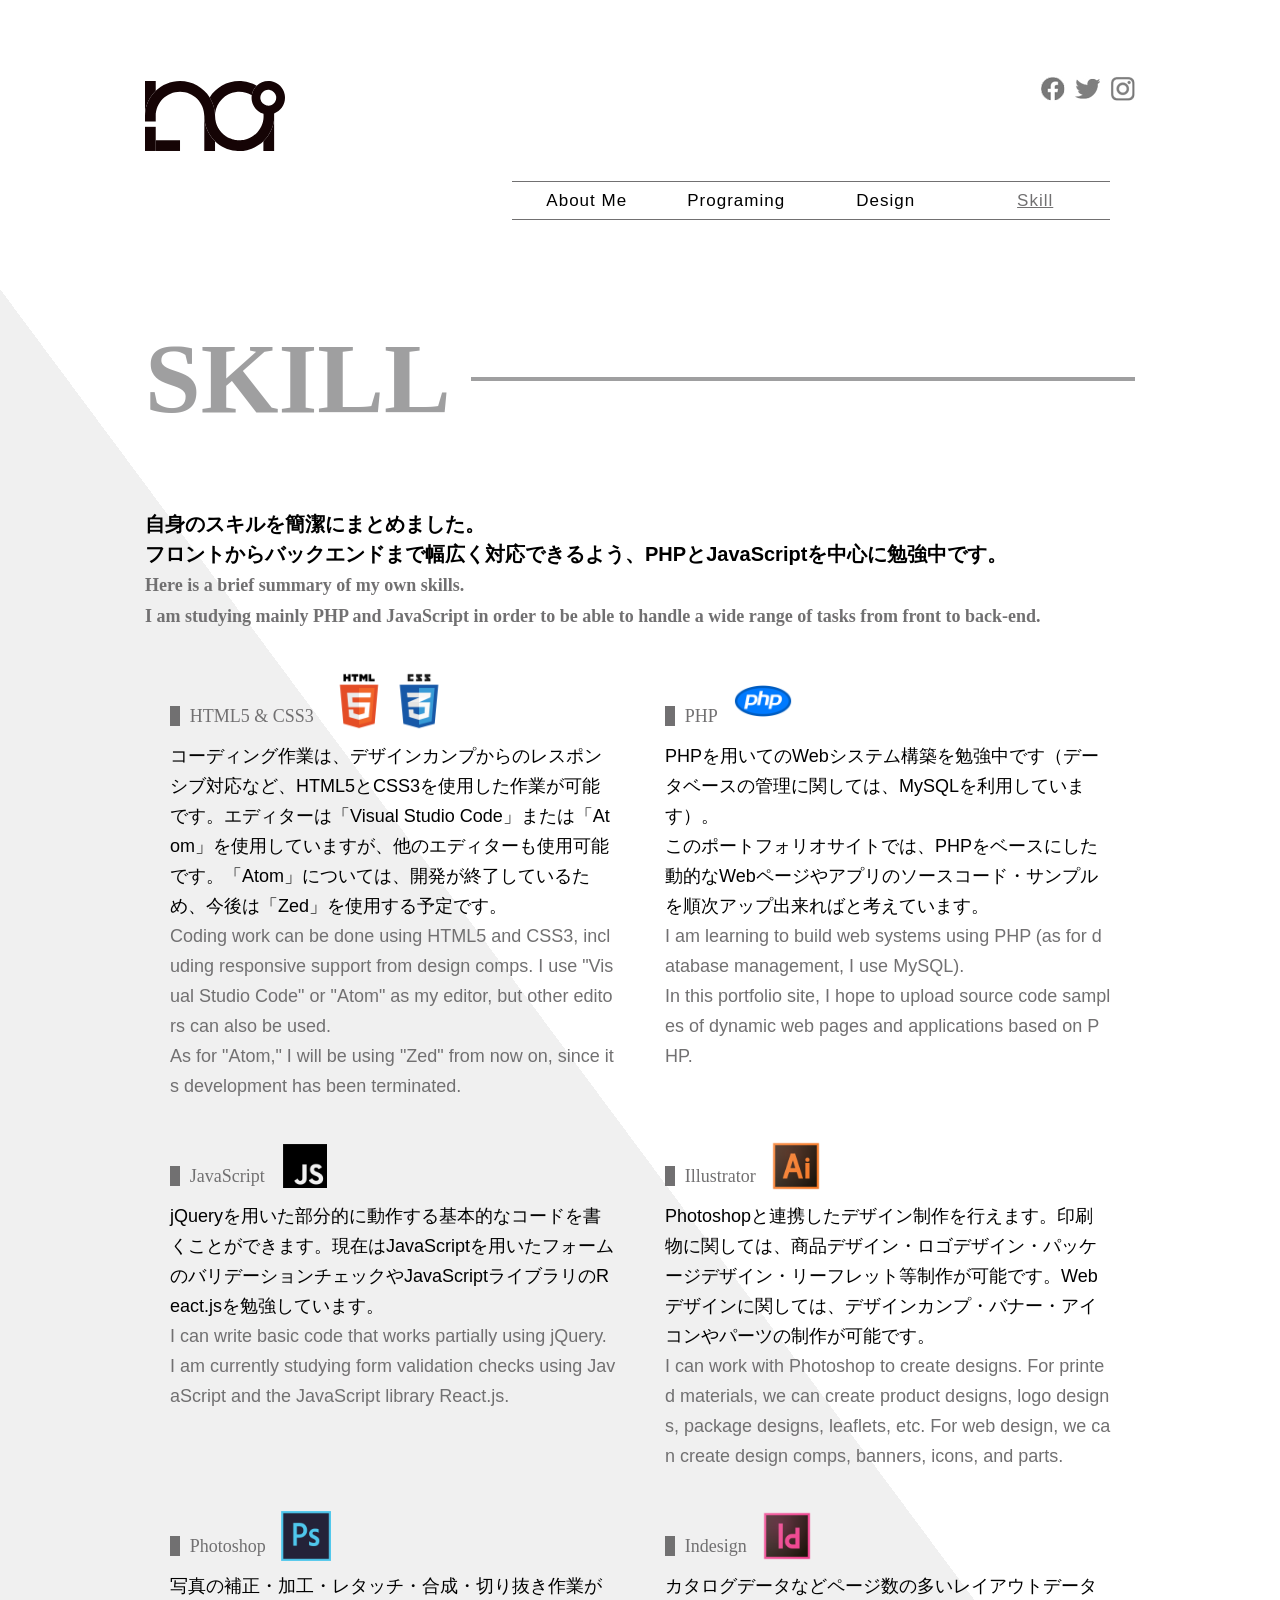
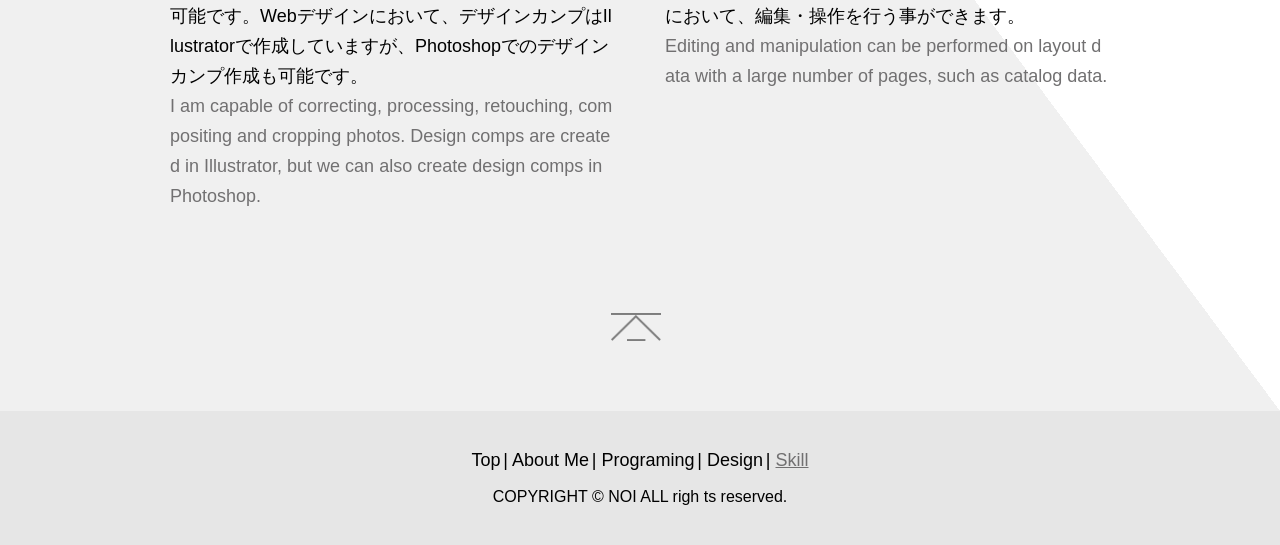
<file: noi_portfolio/skill/index.html>
<!doctype html>
<html lang="ja" dir="ltr">
<head>
  <meta charset="utf-8">
  <meta name="viewport" content="width=device-width">
  <meta name="format-detection" content="telephon=no">
  <meta name="description" content="NOI Norihito Ishimuraのポートフォリオです。">
  <meta name="keywords" content="ポートフォリオ ">
  <title>Skill | NOI Norihito Ishimura</title>
  <link rel="icon" href="../favicon.ico">
  <link href="../css/riset.css" rel="stylesheet" type="text/css">
  <link href="../css/common.css" rel="stylesheet" type="text/css">
  <link href="../css/skill.css" rel="stylesheet" type="text/css">
</head>
<body id="skill">
  <div id="wrapper">
    <header>
      <h1><a href="../index.html"><img src="../images/logo.svg" alt="NOI Norihito Ishimura"></a></h1>
      <nav>
        <ul>
          <li class="nav2"><a href="../about/index.html">About Me</a></li>
          <li class="nav3"><a href="../programing/index.html">Programing</a></li>
          <li class="nav4"><a href="../design/index.html">Design</a></li>
          <li class="nav5"><a href="../skill/index.html">Skill</a></li>
        </ul>
      </nav>
      <div class="sub_nav">
        <ul>
          <li><a href=""><img src="../images/fb.jpg" alt="facebook"></a></li>
          <li><a href=""><img src="../images/twitter.jpg" alt="twitter"></a></li>
          <li><a href=""><img src="../images/insta.jpg" alt="instagram"></a></li>
        </ul>
      </div>
    </header>
    <main>
      <section class="section_skill">
        <h2 class="h2_1">SKILL</h2>
        <h3>自身のスキルを簡潔にまとめました。<br/>フロントからバックエンドまで幅広く対応できるよう、PHPとJavaScriptを中心に勉強中です。<br/>
          <span class="h3_eng">Here is a brief summary of my own skills.<br/>I am studying mainly PHP and JavaScript in order to be able to handle a wide range of tasks from front to back-end.
          </span></h3>

          <div class="skill_wrrapper">
            <div class="skill_item">
              <p>
                <span class="p_line">HTML5 & CSS3</span>
                <img src="../images/html5_icon.png" width="60" alt="html5 icon"><img src="../images/css3_icon.png" width="60" alt="css3 icon">
              </p>
              <p class="explanation">コーディング作業は、デザインカンプからのレスポンシブ対応など、HTML5とCSS3を使用した作業が可能です。エディターは「Visual Studio Code」または「Atom」を使用していますが、他のエディターも使用可能です。「Atom」については、開発が終了しているため、今後は「Zed」を使用する予定です。<br/>
                <span class="p_eng">Coding work can be done using HTML5 and CSS3, including responsive support from design comps. I use "Visual Studio Code" or "Atom" as my editor, but other editors can also be used.<br/>As for "Atom," I will be using "Zed" from now on, since its development has been terminated. </span>
              </p>
            </div>
            <div class="skill_item">
              <p>
                <span class="p_line">PHP</span>
                <img src="../images/php_icon.png" width="60" alt="html5 icon">
              </p>
              <p class="explanation">PHPを用いてのWebシステム構築を勉強中です（データベースの管理に関しては、MySQLを利用しています）。<br/>このポートフォリオサイトでは、PHPをベースにした動的なWebページやアプリのソースコード・サンプルを順次アップ出来ればと考えています。</br>
                <span class="p_eng">I am learning to build web systems using PHP (as for database management, I use MySQL).<br/>In this portfolio site, I hope to upload source code samples of dynamic web pages and applications based on PHP.</span>
              </p>
            </div>
            <div class="skill_item">
              <p>
                <span class="p_line">JavaScript</span>
                <img src="../images/javascript_icon.png" width="50" alt="javascript icon">
              </p>
              <p class="explanation">jQueryを用いた部分的に動作する基本的なコードを書くことができます。現在はJavaScriptを用いたフォームのバリデーションチェックやJavaScriptライブラリのReact.jsを勉強しています。<br>
                <span class="p_eng">I can write basic code that works partially using jQuery. I am currently studying form validation checks using JavaScript and the JavaScript library React.js.</span>
              </p>
            </div>
            <div class="skill_item">
              <p>
                <span class="p_line">Illustrator</span>
                <img src="../images/illustrator_logo_icon.png" width="50" alt="illustrator icon">
              </p>
              <p class="explanation">Photoshopと連携したデザイン制作を行えます。印刷物に関しては、商品デザイン・ロゴデザイン・パッケージデザイン・リーフレット等制作が可能です。Webデザインに関しては、デザインカンプ・バナー・アイコンやパーツの制作が可能です。<br>
                <span class="p_eng">I can work with Photoshop to create designs. For printed materials, we can create product designs, logo designs, package designs, leaflets, etc. For web design, we can create design comps, banners, icons, and parts.</span>
              </p>
            </div>
            <div class="skill_item">
              <p>
                <span class="p_line">Photoshop</span>
                <img src="../images/photoshop_icon.png" width="50" alt="photoshop icon">
              </p>
              <p class="explanation">写真の補正・加工・レタッチ・合成・切り抜き作業が可能です。Webデザインにおいて、デザインカンプはIllustratorで作成していますが、Photoshopでのデザインカンプ作成も可能です。<br>
                <span class="p_eng">I am capable of correcting, processing, retouching, compositing and cropping photos. Design comps are created in Illustrator, but we can also create design comps in Photoshop.</span>
              </p>
            </div>
            <div class="skill_item">
              <p>
                <span class="p_line">Indesign</span>
                <img src="../images/indesign_logo_icon.png" width="50" alt="indesign icon">
              </p>
              <p class="explanation">カタログデータなどページ数の多いレイアウトデータにおいて、編集・操作を行う事ができます。<br>
                <span class="p_eng">Editing and manipulation can be performed on layout data with a large number of pages, such as catalog data.</span>
              </p>
            </div>
          </div>

          <div class="botton">
            <p><a href="#wrapper"><img src="../images/botton.png" width="50" alt="上に戻る"></a></p>
          </div>
        </section>
      </div>
      <footer>
        <ul>
          <li class="nav1"><a href="../index.html">Top</a></li>
          <li class="nav2"><a href="../about/index.html">About Me</a></li>
          <li class="nav3"><a href="../programing/index.html">Programing</a></li>
          <li class="nav4"><a href="../design/index.html">Design</a></li>
          <li class="nav5"><a href="../skill/index.html">Skill</a></li>
        </ul>
        <p><small>COPYRIGHT &copy; NOI ALL righ ts reserved.</small></p>
      </footer>
    </main>
  </body>
  </html>
</file>
<file: noi_portfolio/css/riset.css>
@charset "UTF-8";

/* Reset CSS - 2020.03
---------------------------------------------------*/
html, body, div, span, applet, object, iframe, h1, h2, h3, h4, h5, h6, p, blockquote, pre, a, abbr, acronym, address, big, cite, code, del, dfn, em, img, ins, kbd, q, s, samp, small, strike, strong, sub, sup, ruby, tt, var, b, u, i, center, dl, dt, dd, ol, ul, li, form, fieldset, legend, label, header, footer, hgroup, menu, nav, main, article, section, aside, details, figure, figcaption, canvas, embed, output, summary, time, mark, audio, video {
	margin: 0;
	padding: 0;
	border: 0;
	font-size: 100%;
	vertical-align: baseline;
}
header, footer, hgroup, menu, nav, main, article, section, aside, details, figure, figcaption {
	display: block;
}
body {
	line-height: 1;
}
ol, ul {
	list-style: none;
}
hr {
	display: none;
}
address, em {
	font-style: normal;
}
table {
	border-collapse: collapse;
	border-spacing: 0;
}
img {
	vertical-align: bottom;
	border: none;
}

/* Fonts
---------------------------------------------------*/
body {
	font-family: "游ゴシック Medium", "Yu Gothic Medium", "游ゴシック", "Yu Gothic", "游ゴシック体", YuGothic, "ヒラギノ角ゴ Pro W3", "Hiragino Kaku Gothic Pro", "メイリオ", Meiryo, Osaka, "ＭＳ Ｐゴシック", "MS PGothic", Sans-Serif;
}

/* clearfix
---------------------------------------------------*/
.clearfix::after {
	content: '';
	display: block;
	clear: both;
	height: 0;
}
</file>
<file: noi_portfolio/css/common.css>
html {
    scroll-behavior: smooth;
    font-size: 62.5%;
}

#wrapper {
	max-width: 1280px;
	min-width: 320px;
	margin: 0px auto;
}
header {
    width:100%;
    position: relative;
    z-index: 0;
    min-height: 249px;
}
h1{
    position: absolute;
    top:81px;
    left:11.33%;
    z-index: 1;
}

nav{
    width:48.67%;
    position:absolute;
    top:181px;
    left:40%;
    right:11.33%;
    z-index: 1;
}
nav ul{
    font-size:0;
}
nav ul li{
    width:21.96%;
    display: inline-block;
    text-align: center;
    padding: 10px 1.02%;
}
nav ul li a{
    text-decoration: none;
    color:#000;
    font-size:1.7rem;
    word-break: break-all;
    font-family: Arial;
    letter-spacing: 0.1rem;
}
nav ul li a:hover{
    text-decoration: none;
    color:#717071;
}
.sub_nav {
    text-align: right;
    width:38.75%;
    position: absolute;
    top:76px;
    left:49.92%;
    z-index: 1;
}
.sub_nav ul{
    font-size:0;
}
.sub_nav ul li{
    display: inline-block;
}
    nav ul li:nth-child(1){
        border-top: solid 1px;
        border-bottom: solid 1px;
        border-color: #717071;
    }
    nav ul li:nth-child(2){
        border-top: solid 1px;
        border-bottom: solid 1px;
        border-color: #717071;
    }
    nav ul li:nth-child(3){
        border-top: solid 1px;
        border-bottom: solid 1px;
        border-color: #717071;
    }
    nav ul li:nth-child(4){
        border-top: solid 1px;
        border-bottom: solid 1px;
        border-color: #717071;
    }
.sub_nav ul li:nth-child(2){
    margin:0 2.02%;
}
/**ここまでcommon**/


/**ここからcomon**/
footer{
    width: 100%;
    background: #e6e6e6;
}
footer ul{
    text-align: center;
    padding-top:40px;
    padding-bottom:20px;
}
footer ul li{
    display: inline-block;
    font-size:1.8rem;
}
footer ul li a{
    text-decoration: none;
    color:#000;
}
footer ul li+li::before{
    content:" | ";
}
footer p{
    text-align: center;
    font-size:1.6rem;
    padding-bottom:40px;
}


/* responsive */
@media screen and (max-width: 680px){

    header {
        width:100%;
        position: relative;
        z-index: 0;
        min-height: 324px;
    }
    h1{
        position: absolute;
        top:40px;
        left: 50%;
        transform: translateX(-50%);
        z-index: 1;
    }
    h1 img{
        width:148px;
        position: absolute;
        left: 50%;
        transform: translateX(-50%);
    }

    nav{
        width:93.75%;
        position:absolute;
        top:150px;
        left: 50%;
        transform: translateX(-50%);
        display: inline-block;
        z-index: 1;
    }
    nav ul{
        font-size:0;
    }
    nav ul li{
        display: inline-block;
        text-align: center;
        word-break: break-all;
        padding: 10px 0;

    }
    nav ul li:nth-child(1){
        width: 49%;
        border-top: solid 2px;
        border-bottom: solid 1px;
        border-left: solid 2px;
        border-right: solid 1px;
        border-color: #717071;
    }
    nav ul li:nth-child(2){
        width: 49%;
        border-top: solid 2px;
        border-bottom: solid 1px;
        border-left: solid 1px;
        border-right: solid 2px;
        border-color: #717071;
    }
    nav ul li:nth-child(3){
        width: 49%;
        border-bottom: solid 2px;
        border-left: solid 2px;
        border-right: solid 1px;
        border-color: #717071;
    }
    nav ul li:nth-child(4){
        width: 49%;
        border-bottom: solid 2px;
        border-left: solid 1px;
        border-right: solid 2px;
        border-color: #717071;
    }
    nav ul li a{
        display:block;
        text-decoration: none;
        color:#000;
        font-size:2.4rem;
        font-family: Arial;
        /**letter-spacing:0.2em;**/
    }

    .sub_nav {
        text-align: center;
        width:43.13%;
        position: absolute;
        top:268px;
        left: 50%;
        transform: translateX(-50%);
        z-index: 1;
    }
    .sub_nav ul{
        font-size:0;
    }
    .sub_nav ul li{
        width:28.5%;
        display: inline-block;
    }
    .sub_nav ul li:nth-child(2){
        margin:0 7.25%;
    }

    .pc{
        display: none;
    }
    .sp{
        display: inline;
    }
    .mainVisual p img{
        width: 100%;
    }
    .main_txt{
    width: 100%;
    position:absolute;
    top:0px;
    z-index: 0;
    left: 50%;
	top: 50%;
	transform: translate(-50%, -50%);
    text-align: center;
    font-size:2.3rem;
    color:#fff;
    font-family: Arial;
    letter-spacing:0.1em;
    }
    footer{
        width: 100%;
        background: #e6e6e6;
    }
    footer ul{
        text-align: center;
        padding-top:40px;
        padding-bottom:20px;
        letter-spacing: 0;
    }
    footer ul li{
        display: inline-block;
        font-size:1.6rem;
    }
    footer ul li a{
        text-decoration: none;
        color:#000;
    }
    footer ul li+li::before{
        content:" | ";
    }
    footer p{
        text-align: center;
        font-size:1.4rem;
        padding-bottom:40px;
    }
}
#top .nav1 a,
#about .nav2 a,
#programing .nav3 a,
#design .nav4 a,
#skill .nav5 a{
    color:#717071;
    text-decoration: underline;
}
</file>
<file: noi_portfolio/css/top.css>
.sp{
  display: none;
}
main{
  letter-spacing: 0.1rem;
}
.mainVisual{
  position: relative;
  width: 100%;
}
.main_txt{
  width: 100%;
  position:absolute;
  top:0px;
  z-index: 0;
  left: 50%;
  top: 50%;
  transform: translate(-50%, -50%);
  text-align: center;
  font-size:7rem;
  color:#fff;
  font-family: Arial;
  letter-spacing:0.1em;
  text-shadow: 0px 0px 16px #777;
}
.main_subtxt{
  font-size:3.5rem;
  text-shadow: 0px 0px 16px #777;
}
.main_subtxt2{
  font-size:3.5rem;
}
.mainVisual p img{
  width: 100%;
}
.section_concept{
  width:100%;
  background: linear-gradient(to bottom left, rgba(255,255,255,0) 50%, #F0F0F0 50%) no-repeat bottom left/100% 100%;
  margin-top:40px;
}
.section_work{
  width:100%;
  background: linear-gradient(to bottom right, rgba(255,255,255,0) 50%, #F0F0F0 50%) no-repeat bottom right/100% 100%;
  margin-top:40px;
}

.h2_1{
  margin: 0 auto;
  width: 77.34%;
  font-size:10rem;
  text-align: left;
  word-break: break-all;
  padding: 40px 0;
  color:#9f9fa0;
  font-family: Arial Bold;
  display:flex;align-items: center;
}
.h2_1:after{
  margin-left: 2rem;
  border-top:4px solid #9f9fa0;
  content:""; flex-grow:1;}

  .h2_2{
    margin: 0 auto;
    width: 77.34%;
    font-size:9rem;
    text-align: right;
    word-break: break-all;
    padding: 40px 0;
    color:#9f9fa0;
    font-family: Arial Bold;
    display:flex;align-items: center;
  }

  .h2_2:before{
    margin-right: 2rem;
    border-top:4px solid #9f9fa0;
    content:""; flex-grow:1;
  }
  section h3{
    margin: 0 auto;
    width: 77.34%;
    font-size:2.6rem;
    text-align: center;
    word-break: break-all;
    padding-bottom: 40px;
    line-height: 3rem;
  }
  section h3 .line{
    font-size:2.4rem;
    padding: 0 10px;
    font-family: Arial Bold;
    border-left:solid 10px;
    border-color: #717071;
    color:#717071;
  }
  section h3 .h3_eng{
    font-size:2.2rem;
    padding-top:10px;
    font-family: Arial Bold;
    color:#717071;
  }
  section p{
    margin: 0 auto;
    line-height: 1.5;
    width: 77.34%;
    font-size:1.8rem;
    text-align: justify;
    padding-bottom: 10px;
  }
  section .p_eng{
    margin: 0 auto;
    line-height: 1.5;
    width: 77.34%;
    font-size:1.8rem;
    text-align: justify;
    color: #717071;
    padding-bottom: 30px;
  }

  .list{
    margin: 0 auto;
    line-height: 1.5;
    width: 77.34%;
    font-size:1.8rem;
    padding-bottom: 80px;
    text-align: center;
    display: block;
  }
  .list_eng{
    color: #717071;
  }

  section ul{
    padding-left: 20px;
    list-style-type: disc;
    display: inline-block;
  }

  section ul li{
    text-align: justify;
  }
  section p img{
    width: 100%;

  }
  section p .p_line{
    font-size:1.8rem;
    padding: 0 10px;
    font-family: Arial Bold;
    border-left:solid 10px;
    border-color: #717071;
    color:#717071;
  }
  .p_padding{
    padding-left:5.05%;
    padding-bottom: 30px;
  }

  .p_more{
    width:15.15%;
    margin: 0 auto;
    text-align: center;
    padding-bottom: 80px;
  }
  .p_more p a{
    color: #fff;
    word-break: break-all;
    background:#717071;
    font-size:1.8rem;
    text-align: center;
    text-decoration: none;
    padding:1rem 0;
    display: block;
    transition : .3s;
  }
  .p_more p a:hover{
    color: #717071;
    word-break: break-all;
    background:#fff;
    font-size:1.8rem;
    text-align: center;
    text-decoration: none;
    padding:1rem 0;
    display: block;
    border-left: solid 20px #717071;
  }
  .p_more2{
    width:15.15%;
    margin: 0 auto;
    text-align: center;
    padding-top: 30px;
  }
  .p_more2 p a{
    color: #fff;
    word-break: break-all;
    background:#717071;
    font-size:1.8rem;
    text-align: center;
    text-decoration: none;
    padding:1rem 0;
    display: block;
    transition : .3s;
  }
  .p_more2 p a:hover{
    color: #717071;
    word-break: break-all;
    background:#fff;
    font-size:1.8rem;
    text-align: center;
    text-decoration: none;
    padding:1rem 0;
    display: block;
    border-left: solid 20px #717071;
  }
  .botton{
    width:5.05%;
    margin: 0 auto;
    text-align: center;
    padding:60px 0;
  }

  .start {
    background: #FFF;
    position: fixed;
    top: 0;
    left: 0;
    height: 100vh;
    width: 100%;
  }
  .start p {
    width: 77.34%;
    padding:0 11.33%;
    word-break: break-all;
    text-align: center;
    position: fixed;
    left: 50%;
    top: 50%;
    transform: translate(-50%, -50%);
    display: none;
    font-size:7rem;
    font-family: Arial;
    letter-spacing:0.1em;
  }
  .start p img{
    width: 35%;
  }


  /* responsive */
  @media screen and (max-width: 680px){
    .pc{
      display: none;
    }
    .sp{
      display: inline;
    }
    .mainVisual p img{
      width: 100%;
    }
    .main_txt{
      width: 100%;
      position:absolute;
      top:0px;
      z-index: 0;
      left: 50%;
      top: 50%;
      transform: translate(-50%, -50%);
      text-align: center;
      font-size:2.8rem;
      color:#fff;
      font-family: Arial;
      letter-spacing:0.1em;
    }
    .main_subtxt{
      font-size:1.6rem;
    }
    .h2_1{
      margin: 0 auto;
      width: 87.5%;
      font-size:4.5rem;
      text-align: left;
      padding:20px 0;
      color:#9f9fa0;
      font-family: Arial Bold;
    }
    .section_concept,.section_work{
      margin-top:20px;
    }

    .h2_1:after{
      margin-left: 1rem;
      border-top:4px solid #9f9fa0;
      content:""; flex-grow:1;
    }

    .h2_2{
      margin: 0 auto;
      width: 87.5%;
      font-size:4.5rem;
      text-align: right;
      word-break: break-all;
      padding: 20px 0;
      color:#9f9fa0;
      font-family: Arial Bold;
    }

    .h2_2:before{
      margin-right: 1rem;
      border-top:4px solid #9f9fa0;
      content:""; flex-grow:1;
    }
    section h3{
      margin: 0 auto;
      line-height: 2.8rem;
      width: 87.5%;
      font-size:2rem;
      text-align: justify;
      word-break: break-all;
      padding-bottom: 20px;
    }
    section h3 .line{
      font-size:1.8rem;
      padding: 0 10px;
      font-family: Arial Bold;
      border-left:solid 10px;
      border-color: #717071;
      color:#717071;
    }
    section p{
      margin: 0 auto;
      line-height: 2.5rem;
      width: 87.5%;
      font-size:1.8rem;
      text-align:justify;
      padding-bottom: 10px;
    }
    section .p_eng{
      margin: 0 auto;
      line-height: 2.5rem;
      width: 87.5%;
      font-size:1.8rem;
      padding-bottom: 20px;
      color: #717071;
      text-align: justify;
    }

    .list{
      margin: 0 auto;
      line-height: 1.5;
      width: 87.5%;
      font-size:1.8rem;
      padding-bottom: 40px;
      text-align: center;
      display: block;
    }
    .list_eng{
      font-size:1.6rem;
    }

    section ul{
      padding-left: 20px;
      list-style-type: disc;
      display: inline-block;
      margin-bottom:0px;
    }

    section ul li{
      text-align: left;
    }
    .p_more,.p_more2{
      width:50%;
      padding-top:0px;
      padding-bottom:40px;
    }
    section p img{
      width: 100%;

    }
    .botton{
      width:15.63%;
      margin: 0 auto;
      text-align: center;
      padding:0 0 40px 0;
    }
    .start {
      background: #FFF;
      position: fixed;
      top: 0;
      left: 0;
      height: 100vh;
      width: 100%;
    }
    .start p {
      font-size: 2.3rem;
      width: 93.75%;
      padding:0 3.13%;
      word-break: break-all;
      text-align: center;
      position: fixed;
      left: 50%;
      top: 50%;
      transform: translate(-50%, -50%);
      display: none;
      font-family: Arial;
      letter-spacing:0.1em;
    }
    .start p .main_subtxt2{
      font-size:1.3rem;
    }
}
</file>
<file: noi_portfolio/css/about.css>
.section_concept{
    width:100%;
    background: linear-gradient(to bottom left, rgba(255,255,255,0) 50%, #F0F0F0 50%) no-repeat bottom left/100% 100%;
    margin-top:40px;
}
.h2_1{
    margin: 0 auto;
    width: 77.34%;
    font-size:10rem;
    text-align: left;
    word-break: break-all;
    padding: 40px 0 80px 0;
    color:#9f9fa0;
    font-family: Arial Bold;
    display:flex;align-items: center;
}
.h2_1:after{
    margin-left: 2rem;
    border-top:4px solid #9f9fa0;
    content:""; flex-grow:1;}

.h2_2{
    margin: 0 auto;
    width: 77.34%;
    font-size:9rem;
    text-align: right;
    word-break: break-all;
    padding: 140px 0 80px 0;
    color:#9f9fa0;
    font-family: Arial Bold;
    display:flex;align-items: center;
}

.h2_2:before{
    margin-right: 2rem;
    border-top:4px solid #9f9fa0;
    content:""; flex-grow:1;
}
section h3{
    margin: 0 auto;
    width: 77.34%;
    font-size:2.4rem;
    text-align: left;
    word-break: break-all;
    padding-bottom: 40px;
    line-height: 3rem;
}

section h3 .line{
    font-size:2.4rem;
    padding: 0 10px;
    font-family: Arial Bold;
    border-left:solid 10px;
    border-color: #717071;
    color:#717071;
}

section h3 .h3_eng{
    font-size:1.8rem;
    padding-top:10px;
    font-family: Arial Bold;
    color:#717071;
}

section p{
    margin: 0 auto;
    line-height: 1.5;
    width: 77.34%;
    font-size:1.8rem;
    text-align: justify;
}

.p_eng{
    font-size:1.8rem;
    font-family: Arial Bold;
    color:#717071;
    margin-top: 10px;
    margin-bottom: 40px;
}

.about{
    margin: 0 auto;
    width: 77.34%;
    display: flex;
    padding-bottom:40px;

}
dl{
    font-size:1.8rem;
}
dl dt{
    float: left;
    padding-bottom: 1rem;
}
dl dd{
    margin-left:10rem;
    padding-right: 2rem;
    padding-bottom: 1rem;
}
dl dd a{
    text-decoration: none;
    color: #000;
    }

.botton{
    width:5.05%;
    margin: 0 auto;
    text-align: center;
    padding:60px 0;
}


/* responsive */
@media screen and (max-width: 680px){
    .main_txt{
    width: 100%;
    position:absolute;
    top:0px;
    z-index: 0;
    left: 50%;
	top: 50%;
	transform: translate(-50%, -50%);
    text-align: center;
    font-size:2.3rem;
    color:#fff;
    font-family: Arial;
    letter-spacing:0.1em;
    }

    .h2_1{
    margin: 0 auto;
    width: 87.5%;
    font-size:4.5rem;
    text-align: left;
    padding:20px 0;
    color:#9f9fa0;
    font-family: Arial Bold;
    }

    .h2_1:after{
    margin-left: 1rem;
    border-top:4px solid #9f9fa0;
    content:""; flex-grow:1;
    }

    .h2_2{
    margin: 0 auto;
    width: 87.5%;
    font-size:4.5rem;
    text-align: right;
    word-break: break-all;
    padding: 20px 0;
    color:#9f9fa0;
    font-family: Arial Bold;
    }

    .h2_2:before{
    margin-right: 1rem;
    border-top:4px solid #9f9fa0;
    content:""; flex-grow:1;
    }
    section h3{
    margin: 0 auto;
    line-height: 2.8rem;
    width: 87.5%;
    font-size:2rem;
    text-align: justify;
    word-break: break-all;
    padding-bottom: 20px;
    }
    section h3 .line{
    font-size:2rem;
    padding: 0 10px;
    font-family: Arial Bold;
    border-left:solid 10px;
    border-color: #717071;
    color:#717071;
    }
    section p{
        margin: 0 auto;
        line-height: 2.5rem;
        width: 87.5%;
        font-size:1.8rem;
        text-align:left;
        padding-bottom: 20px;
    }
    .p_eng{
    margin: 0 auto;
    line-height: 2.5rem;
    width: 87.5%;
    font-size:1.8rem;
    padding-bottom: 40px;
    color: #717071;
    text-align: justify;
    letter-spacing:0.1rem;
    }

    .about{
    margin: 0 auto;
    width: 87.5%;
    display: flex;
    justify-content: center;
    flex-wrap: wrap;
    padding-bottom:40px;
    }

    dl{
    font-size:1.6rem;
    word-break: break-all;
    }
    dl dt{
    float: left;
    padding-bottom: 1rem;
    }
    dl dd{
    padding-bottom: 1rem;
    padding-right: 0;
    padding-left: 10rem;
    margin:0 0;
    }
    dl dd a{
    text-decoration: none;
    }
    .flex-item{
        margin: 0;
    }
    .flex-item p {
        margin: 0;
        padding-top: 10px;
    }
    .flex-item p img{
        margin: 0;
    }
    .botton{
    width:15.63%;
    margin: 0 auto;
    text-align: center;
    padding:0 0 40px 0;
    }
}
</file>
<file: noi_portfolio/css/design.css>
.section_design1{
    width:100%;
    background: linear-gradient(to bottom left, rgba(255,255,255,0) 50%, #F0F0F0 50%) no-repeat bottom left/100% 100%;
    margin-top:40px;
}
.section_design2{
    width:100%;
    background: linear-gradient(to bottom right, rgba(255,255,255,0) 50%, #F0F0F0 50%) no-repeat bottom right/100% 100%;
    margin-top:40px;
}
section h3{
    margin: 0 auto;
    width: 77.34%;
    font-size:2.6rem;
    text-align: left;
    word-break: break-all;
    padding-bottom: 40px;
    line-height: 3rem;
}
section h3 .line{
    font-size:2.4rem;
    padding: 0 10px;
    font-family: Arial Bold;
    border-left:solid 10px;
    border-color: #717071;
    color:#717071;
}
.h2_1{
    margin: 0 auto;
    width: 77.34%;
    font-size:10rem;
    text-align: left;
    word-break: break-all;
    padding: 40px 0 20px 0;
    color:#9f9fa0;
    font-family: Arial Bold;
    display:flex;align-items: center;
}
.h2_1:after{
    margin-left: 2rem;
    border-top:4px solid #9f9fa0;
    content:""; flex-grow:1;}

.h2_2{
    margin: 0 auto;
    width: 77.34%;
    font-size:7rem;
    text-align: right;
    word-break: break-all;
    padding: 0 0 40px 0;
    color:#9f9fa0;
    font-family: Arial Bold;
    display:flex;align-items: center;
}

.h2_2:before{
    margin-right: 2rem;
    border-top:4px solid #9f9fa0;
    content:""; flex-grow:1;
}
.h2_3{
    margin: 0 auto;
    width: 77.34%;
    font-size:10rem;
    text-align: right;
    word-break: break-all;
    padding: 40px 0 20px 0;
    color:#9f9fa0;
    font-family: Arial Bold;
    display:flex;align-items: center;
}

.h2_3:before{
    margin-right: 2rem;
    border-top:4px solid #9f9fa0;
    content:""; flex-grow:1;
}
.h2_4{
    margin: 0 auto;
    width: 77.34%;
    font-size:7rem;
    text-align: left;
    word-break: break-all;
    padding: 0 0 40px 0;
    color:#9f9fa0;
    font-family: Arial Bold;
    display:flex;align-items: center;
}
.h2_4:after{
    margin-left: 2rem;
    border-top:4px solid #9f9fa0;
    content:""; flex-grow:1;}
section p{
    margin: 0 auto;
    line-height: 1.5;
    width: 77.34%;
    font-size:1.8rem;
    text-align: justify;
    padding-bottom: 10px;
}
section .p_eng{
    margin: 0 auto;
    line-height: 1.5;
    width: 77.34%;
    font-size:1.8rem;
    text-align: justify;
    padding-bottom: 80px;
    color: #717071;
}
section p .p_line{
    font-size:1.8rem;
    padding: 0 10px;
    font-family: Arial Bold;
    border-left:solid 10px;
    border-color: #717071;
    color:#717071;
}
.p_padding{
    padding-bottom: 10px;
}
 section p img{
        width: 100%;
}
.explanation{
    padding:0 5.05%;
    padding-bottom: 40px;
}
.explanation span{
    color: #717071;
}
.link{
    color:#717071;
}
.botton{
    width:5.05%;
    margin: 0 auto;
    text-align: center;
    padding:0 0 40px 0;
}

/* responsive */
@media screen and (max-width: 680px){

.h2_1,.h2_3{
    width:87.5%;
    font-size:4.5rem;
    padding: 20px 0 5px 0;

}
.h2_2,.h2_4{
    width:87.5%;
    font-size:4.5rem;
    padding: 5px 0 20px 0;
    color:#9f9fa0;
}
.h2_3{
    margin: 0 auto;
    width:87.5%;
    font-size:4.5rem;
    text-align: right;
    word-break: break-all;
    padding: 20px 0 5 0;
    color:#9f9fa0;
    font-family: Arial Bold;
    display:flex;align-items: center;
}
.h2_4{
    margin: 0 auto;
    width:87.5%;
    font-size:4.5rem;
    text-align: left;
    word-break: break-all;
    padding: 5 0 20px 0;
    color:#9f9fa0;
    font-family: Arial Bold;
    display:flex;align-items: center;
}
    section .p_eng{
    margin: 0 auto;
    line-height: 2.5rem;
    width: 87.5%;
    font-size:1.8rem;
    padding-bottom: 20px;
    color: #717071;
    text-align: justify;
    }
    section p img{
        width: 100%;

    }
    .botton{
    width:15.63%;
    margin: 0 auto;
    text-align: center;
    padding:0 0 40px 0;
    }

section p{
    margin: 0 auto;
    line-height: 1.5;
    width: 87.5%;
    font-size:1.8rem;
    text-align: justify;
    padding-bottom: 10px;
}
section .p_eng{
    margin: 0 auto;
    line-height: 1.5;
    width: 87.5%;
    font-size:1.8rem;
    text-align: justify;
    padding-bottom: 80px;
    color: #717071;
}
section p .p_line{
    font-size:1.8rem;
    padding: 0 10px;
    font-family: Arial Bold;
    border-left:solid 10px;
    border-color: #717071;
    color:#717071;
}
.p_padding{
    padding-left:5.05%;
    padding-bottom: 30px;
}
 section p img{
        width: 100%;
}
}
</file>
<file: noi_portfolio/css/programing.css>
.section_programing{
    width:100%;
    background: linear-gradient(to bottom left, rgba(255,255,255,0) 50%, #F0F0F0 50%) no-repeat bottom left/100% 100%;
    margin-top:40px;
}
.h2_1{
    margin: 0 auto;
    width: 77.34%;
    font-size:10rem;
    text-align: left;
    word-break: break-all;
    padding: 40px 0 80px 0;
    color:#9f9fa0;
    font-family: Arial Bold;
    display:flex;align-items: center;
}
.h2_1:after{
    margin-left: 2rem;
    border-top:4px solid #9f9fa0;
    content:""; flex-grow:1;}

.h2_2{
    margin: 0 auto;
    width: 77.34%;
    font-size:9rem;
    text-align: right;
    word-break: break-all;
    padding: 140px 0 80px 0;
    color:#9f9fa0;
    font-family: Arial Bold;
    display:flex;align-items: center;
}

.h2_2:before{
    margin-right: 2rem;
    border-top:4px solid #9f9fa0;
    content:""; flex-grow:1;
}
section h3{
    margin: 0 auto;
    width: 77.34%;
    font-size:2.6rem;
    text-align: left;
    word-break: break-all;
    padding-bottom: 40px;
    line-height: 3rem;
}
section h3 .line{
    font-size:2.4rem;
    padding: 0 10px;
    font-family: Arial Bold;
    border-left:solid 10px;
    border-color: #717071;
    color:#717071;
}
section h3 .h3_eng{
    font-size:2.2rem;
    padding-top:10px;
    font-family: Arial Bold;
    color:#717071;
}
section p{
    margin: 0 auto;
    line-height: 1.5;
    width: 77.34%;
    font-size:1.8rem;
    text-align: justify;
    padding-bottom: 10px;
}
section .p_eng{
    margin: 0 auto;
    line-height: 1.5;
    width: 77.34%;
    font-size:1.8rem;
    text-align: justify;
    padding-bottom: 40px;
    color: #717071;
}

.list{
    margin: 0 auto;
    line-height: 1.5;
    width: 77.34%;
    font-size:1.8rem;
    padding-bottom: 0px;
    text-align: center;
    display: block;
}
.list_eng{
    color: #717071;
}

section ul{
    padding-left: 20px;
    list-style-type: disc;
    display: inline-block;
    margin-bottom:80px;
}

section ul li{
    text-align: justify;
}

.list_2{
        margin: 0 auto;
        line-height: 1.5;
        width: 77.34%;
        font-size:1.8rem;
        padding-bottom: 40px;
        display: block;
    }

.list_2 ol{
        padding-left: 20px;
        list-style-type: none;
        margin-bottom:0px;
        text-align: center;
    }

.list_2 ol li{
        text-align: center;
    }
section p .p_line{
    font-size:1.8rem;
    padding: 0 10px;
    font-family: Arial Bold;
    border-left:solid 4px;
    border-color: #717071;
    color:#717071;
}
.sc{
    margin: 0 auto;
    padding: 0 11.3% 30px;
}
.p_margin{
    padding-left:5.05%;
}

.botton{
    width:5.05%;
    margin: 0 auto;
    text-align: center;
    padding:0 0 40px 0;
}
/* responsive */
@media screen and (max-width: 680px){
    .h2_1{
    margin: 0 auto;
    width: 87.5%;
    font-size:4.5rem;
    text-align: left;
    padding:20px 0;
    color:#9f9fa0;
    font-family: Arial Bold;
    }

    .h2_1:after{
    margin-left: 1rem;
    border-top:4px solid #9f9fa0;
    content:""; flex-grow:1;
    }

    .h2_2{
    margin: 0 auto;
    width: 87.5%;
    font-size:4.5rem;
    text-align: right;
    word-break: break-all;
    padding: 20px 0;
    color:#9f9fa0;
    font-family: Arial Bold;
    }

    .h2_2:before{
    margin-right: 1rem;
    border-top:4px solid #9f9fa0;
    content:""; flex-grow:1;
    }
    section h3{
    margin: 0 auto;
    line-height: 2.8rem;
    width: 87.5%;
    font-size:2rem;
    text-align: justify;
    word-break: break-all;
    padding-bottom: 20px;
    }
    section h3 .line{
    font-size:2rem;
    padding: 0 10px;
    font-family: Arial Bold;
    border-left:solid 10px;
    border-color: #717071;
    color:#717071;
    }
    section p{
        margin: 0 auto;
        line-height: 2.5rem;
        width: 87.5%;
        font-size:1.8rem;
        text-align:left;
        padding-bottom: 10px;
    }
    section .p_eng{
    margin: 0 auto;
    line-height: 2.5rem;
    width: 87.5%;
    font-size:1.8rem;
    padding-bottom: 20px;
    color: #717071;
    text-align: left;
    letter-spacing:0.1rem;
    }
    .list{
    padding-bottom: 0px;
    }
    .list_2{
    padding-bottom: 20px;
    }
    section ul{
    margin-bottom: 0;
    padding-bottom:20px;
    }
    .botton{
    width:15.63%;
    margin: 0 auto;
    text-align: center;
    padding:40px 0;
    }
    .sc{
    margin: 0 auto;
    max-width: 85%;
    padding: 0 7.5% 20px;
    }
}
</file>
<file: noi_portfolio/css/skill.css>
.section_skill{
  width:100%;
  background: linear-gradient(to bottom left, rgba(255,255,255,0) 50%, #F0F0F0 50%) no-repeat bottom left/100% 100%;
  margin-top:40px;
}
.h2_1{
  margin: 0 auto;
  width: 77.34%;
  font-size:10rem;
  text-align: left;
  word-break: break-all;
  padding: 40px 0 80px 0;
  color:#9f9fa0;
  font-family: Arial Bold;
  display:flex;align-items: center;
}
.h2_1:after{
  margin-left: 2rem;
  border-top:4px solid #9f9fa0;
  content:""; flex-grow:1;}

  .h2_2{
    margin: 0 auto;
    width: 77.34%;
    font-size:9rem;
    text-align: right;
    word-break: break-all;
    padding: 140px 0 80px 0;
    color:#9f9fa0;
    font-family: Arial Bold;
    display:flex;align-items: center;
  }

  .h2_2:before{
    margin-right: 2rem;
    border-top:4px solid #9f9fa0;
    content:""; flex-grow:1;
  }
  section h3{
    margin: 0 auto;
    width: 77.34%;
    font-size:2rem;
    text-align: left;
    word-break: break-all;
    padding-bottom: 40px;
    line-height: 3rem;
  }

  section h3 .h3_eng{
    font-size:1.8rem;
    padding-top:10px;
    font-family: Arial Bold;
    color:#717071;
  }

  /* .form {
  width: 77.34%;
  margin: 0 auto;
  font-size:1.8rem;
}
.form p{
padding-bottom:10px;
line-height: 2.5rem;
}
.form p span{
padding-bottom:10px;
line-height: 2.5rem;
color: #717071;
}
.form_w{
width: 50%;
min-height: 20px;
border: solid 1px ##9f9fa0;
}
.form_w2{
width: 100%;
min-height: 300px;
border: solid 1px ##9f9fa0;
}
.submit{
margin-top:20px;
width: 100%;
display: inline-block;
text-align: center;
cursor:pointer;
color: #fff;
background: #9f9fa0;
line-height: 80px;
font-size: 1.8rem;
transition : .3s;
border: 1px solid #9f9fa0;
}
.submit:hover {
color: #9f9fa0;
background: #fff;
} */

.botton{
  width:5.05%;
  margin: 0 auto;
  text-align: center;
  padding:60px 0;
}
.skill_wrrapper {
  margin: 0 auto;
  width: 77.34%;
  /* padding: 40px 0 80px 0; */
  display: flex;
  flex-wrap: wrap;

}
.skill_item {
  width: 50%;
  margin-bottom: 40px;
}
section p{
  margin: 0 auto;
  width: 90%;
  font-size: 2rem;
  text-align: left;
  word-break: break-all;
  padding-bottom: 10px;
  line-height: 3rem;
}

section p .p_eng{
  margin: 0 auto;
  line-height: 1.5;
  width: 87.5%;
  font-size:1.8rem;
  text-align: justify;
  color: #717071;
}

section p .p_line{
  font-size:1.8rem;
  padding: 0px 10px;
  font-family: Arial Bold;
  border-left:solid 10px;
  border-color: #717071;
  color:#717071;
}

.explanation{
  font-size:1.8rem;
  padding:0 5.05%;
  /* padding-bottom: 40px; */
}

/* responsive */
@media screen and (max-width: 680px){
  .h2_1{
    margin: 0 auto;
    width: 87.5%;
    font-size:4.5rem;
    text-align: left;
    padding:20px 0;
    color:#9f9fa0;
    font-family: Arial Bold;
  }

  .h2_1:after{
    margin-left: 1rem;
    border-top:4px solid #9f9fa0;
    content:""; flex-grow:1;
  }

  .h2_2{
    margin: 0 auto;
    width: 87.5%;
    font-size:4.5rem;
    text-align: right;
    word-break: break-all;
    padding: 20px 0;
    color:#9f9fa0;
    font-family: Arial Bold;
  }

  .h2_2:before{
    margin-right: 1rem;
    border-top:4px solid #9f9fa0;
    content:""; flex-grow:1;
  }
  section h3{
    margin: 0 auto;
    line-height: 2.8rem;
    width: 87.5%;
    font-size:2rem;
    text-align: justify;
    word-break: break-all;
    padding-bottom: 20px;
  }
  section h3 .line{
    font-size:2rem;
    padding: 0 10px;
    font-family: Arial Bold;
    border-left:solid 4px;
    border-color: #717071;
    color:#717071;
  }
  section p{
    margin: 0 auto;
    line-height: 2.5rem;
    width: 87.5%;
    font-size:1.8rem;
    text-align:left;
    padding-bottom: 10px;
  }
  section .p_eng{
    margin: 0 auto;
    line-height: 2.5rem;
    width: 87.5%;
    font-size:1.8rem;
    padding-bottom: 40px;
    color: #717071;
    text-align: justify;
    letter-spacing:0.1rem;
  }
  .skill_wrrapper {
    width: 100%;
    display: inline-block;

  }
  .skill_item {
    width: 100%;
    margin-bottom: 30px;

  }
  .form {
    width: 100%;
    margin: 0 auto;
    font-size:1.8rem;
    padding-bottom:40px;
  }
  .form p{
    padding-bottom:10px;
    line-height: 2.5rem;
  }
  .form p span{
    padding-bottom:10px;
    line-height: 2.5rem;
    color: #717071;
  }
  .form_w{
    width: 100%;
    min-height: 20px;
    border: solid 1px #9f9fa0;
  }
  .form_w2{
    width: 100%;
    min-height: 300px;
    border: solid 1px #9f9fa0;
  }
  .submit{
    margin-top:10px;
    width: 100%;
    display: inline-block;
    text-align: center;
    cursor:pointer;
    color: #fff;
    background: #9f9fa0;
    line-height: 60px;
    font-size: 1.8rem;
    transition : .3s;
    border: 1px solid #9f9fa0;
  }
  .submit:hover {
    color: #9f9fa0;
    background: #fff;
  }

  .botton{
    width:15.63%;
    margin: 0 auto;
    text-align: center;
    padding:0 0 40px 0;
  }
}
</file>
